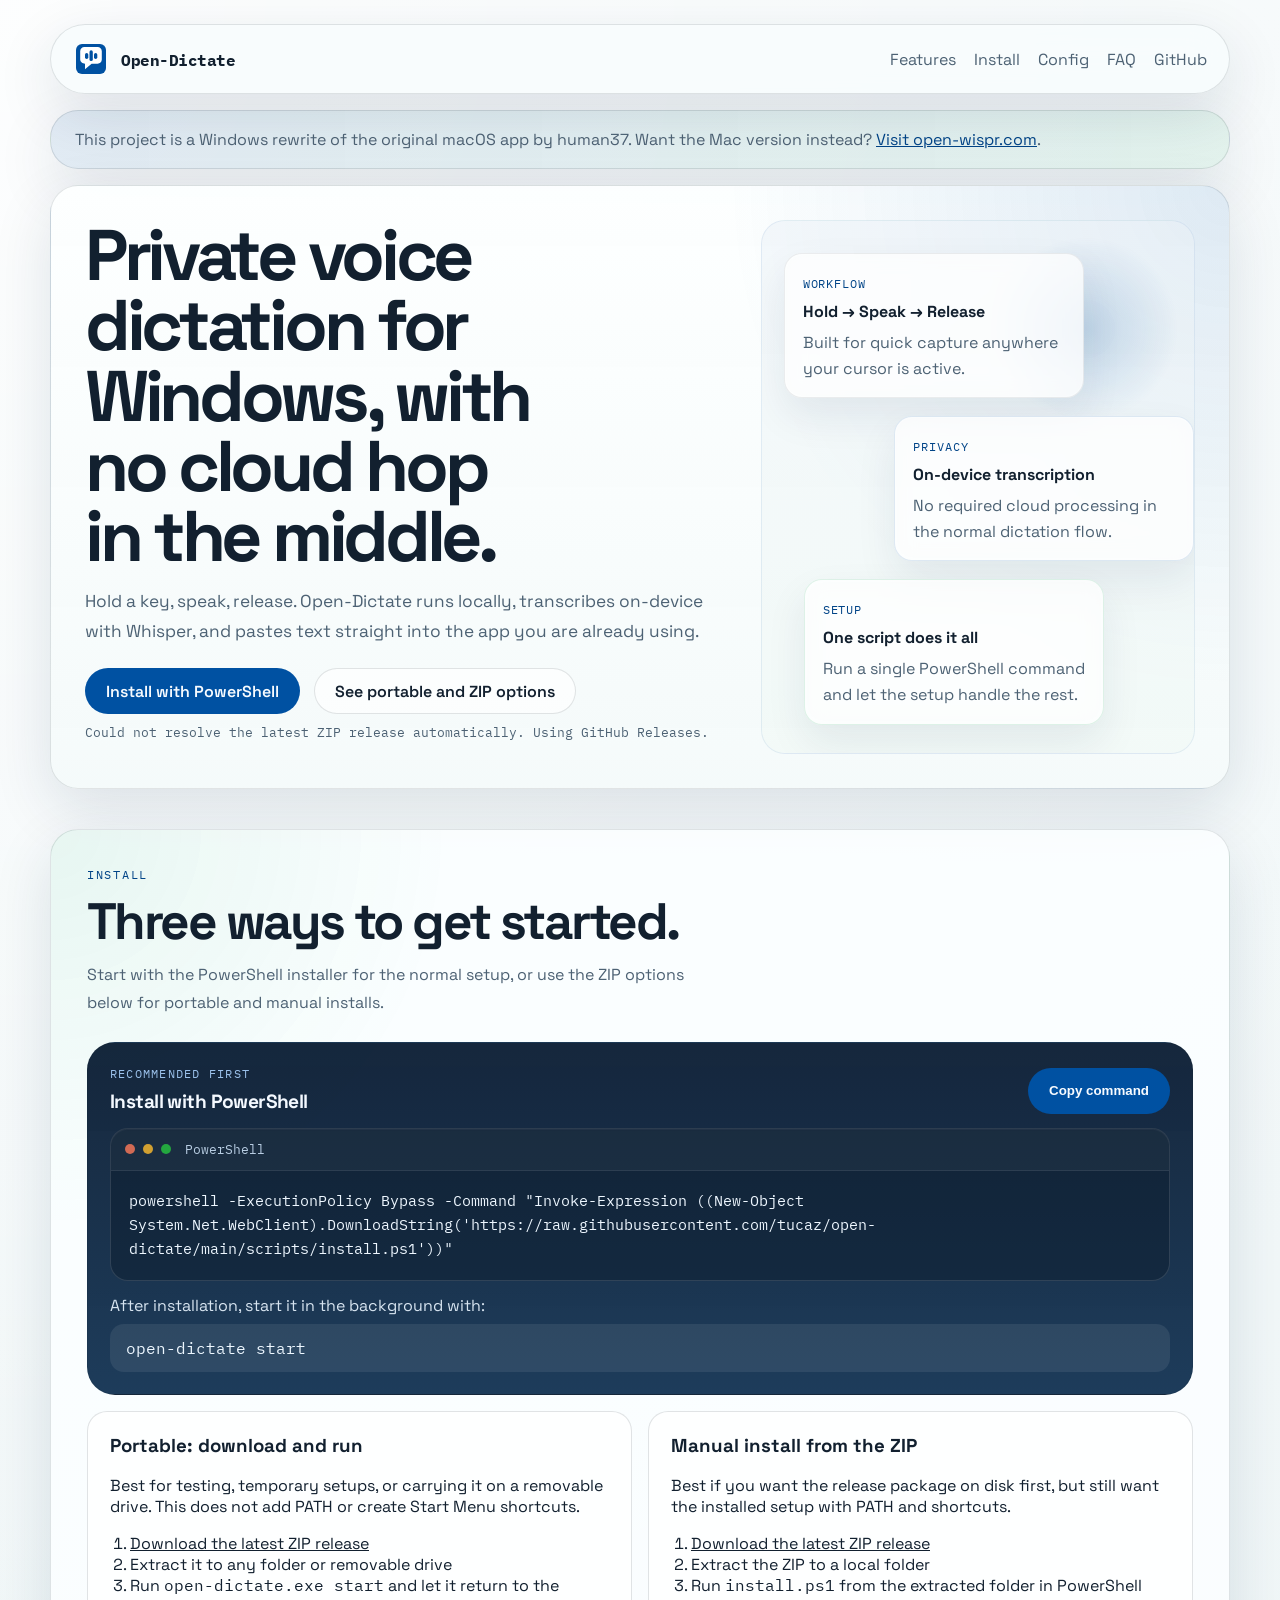
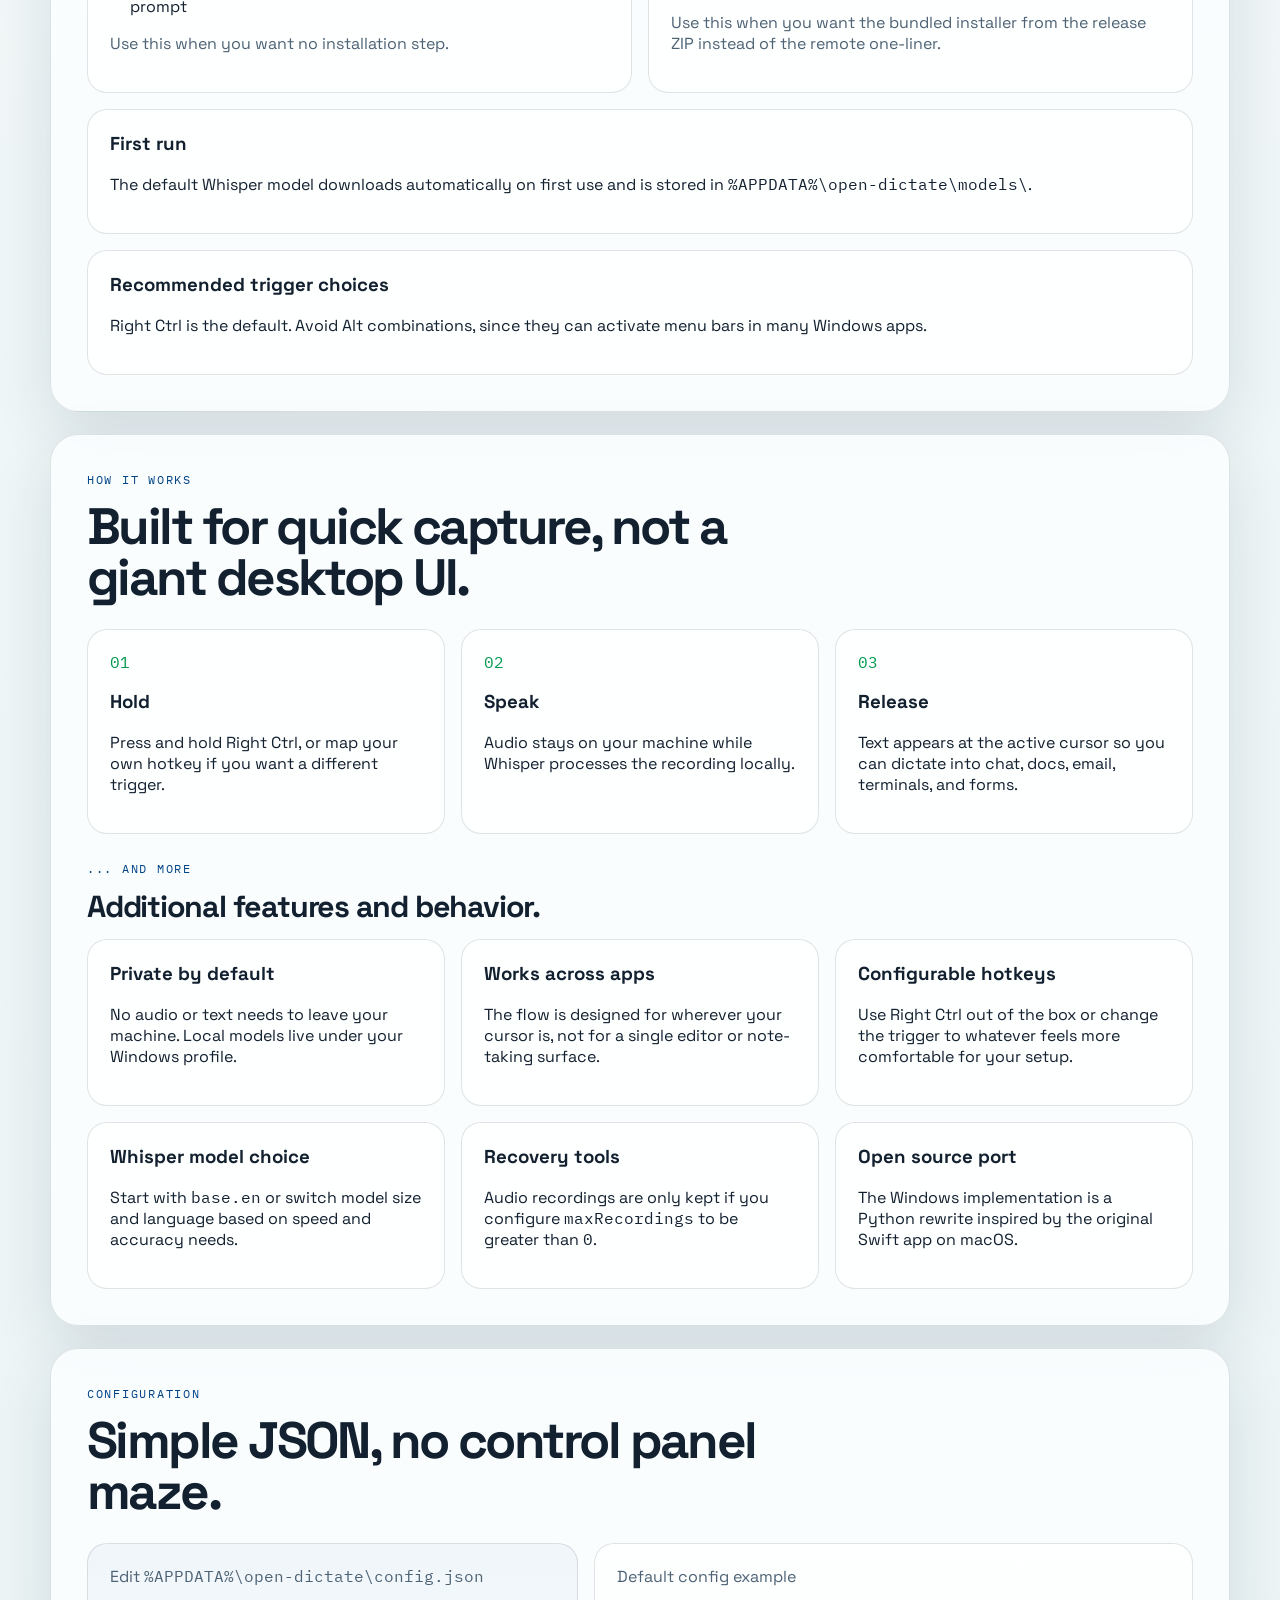
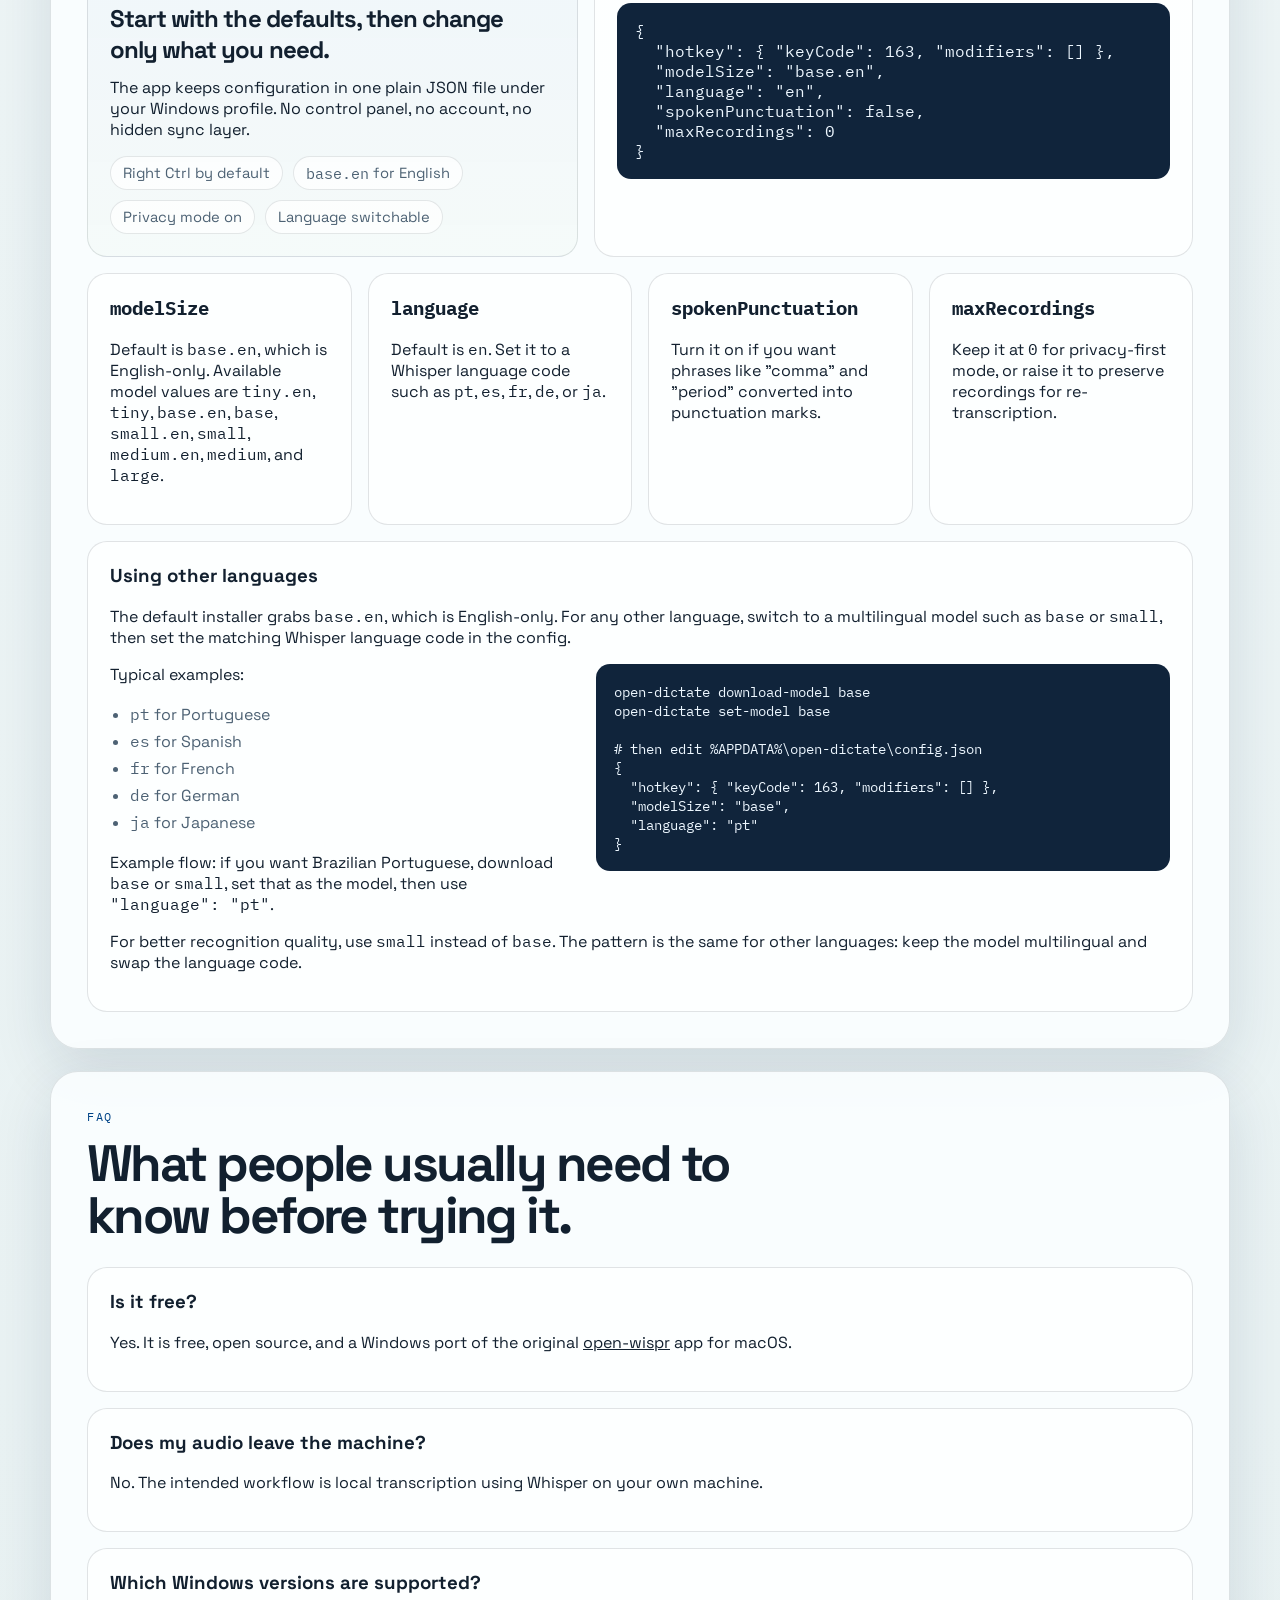
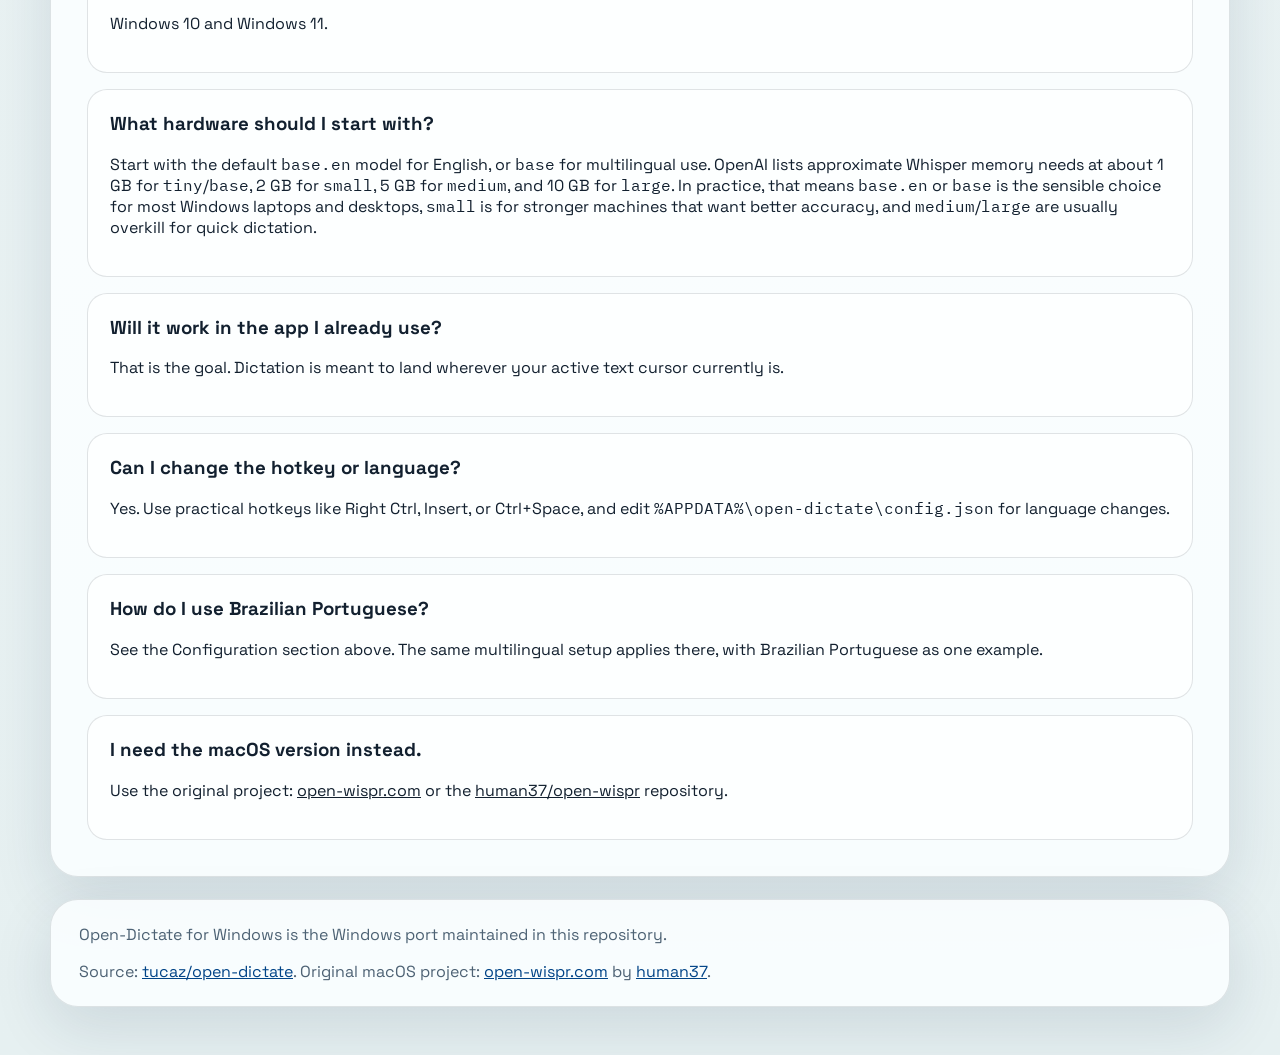
<file: docs/index.html>
<!DOCTYPE html>
<html lang="en">
<head>
  <meta charset="UTF-8">
  <meta name="viewport" content="width=device-width, initial-scale=1.0">
  <title>Open-Dictate for Windows | Free Local Voice Dictation</title>
  <meta
    name="description"
    content="Local, private voice dictation for Windows. Hold a key, speak, release, and your words appear at the cursor."
  >
  <meta property="og:title" content="Open-Dictate for Windows">
  <meta
    property="og:description"
    content="Free, local voice dictation for Windows. Hold a key, speak, release, and your words appear at the cursor."
  >
  <meta property="og:type" content="website">
  <meta property="og:image" content="https://open-dictate.com/logo.png">
  <meta name="twitter:card" content="summary">
  <meta name="twitter:title" content="Open-Dictate for Windows">
  <meta
    name="twitter:description"
    content="Free, local voice dictation for Windows. Hold a key, speak, release, and your words appear at the cursor."
  >
  <link rel="icon" href="favicon.ico" sizes="any">
  <link rel="icon" type="image/svg+xml" href="logo.svg">
  <link rel="apple-touch-icon" href="logo.png">
  <link rel="preconnect" href="https://fonts.googleapis.com">
  <link rel="preconnect" href="https://fonts.gstatic.com" crossorigin>
  <link
    href="https://fonts.googleapis.com/css2?family=IBM+Plex+Mono:wght@400;500&family=Space+Grotesk:wght@400;500;700&display=swap"
    rel="stylesheet"
  >
  <link rel="stylesheet" href="styles.css">
</head>
<body>
  <div class="page-shell">
    <header class="site-header">
      <a class="brand" href="#top">
        <img class="brand-mark" src="logo.svg" alt="Open-Dictate logo">
        <span class="brand-text">Open-Dictate</span>
      </a>
      <nav class="site-nav" aria-label="Primary">
        <a href="#features">Features</a>
        <a href="#install">Install</a>
        <a href="#config">Config</a>
        <a href="#faq">FAQ</a>
        <a href="https://github.com/tucaz/open-dictate" target="_blank" rel="noreferrer">GitHub</a>
      </nav>
    </header>

    <main id="top">
      <section class="signal-strip" aria-label="Why it exists">
        <p>
          This project is a Windows rewrite of the original macOS app by human37.
          Want the Mac version instead?
          <a href="https://open-wispr.com/" target="_blank" rel="noreferrer">Visit open-wispr.com</a>.
        </p>
      </section>

      <section class="hero">
        <div class="hero-copy">
          <div class="hero-body">
            <div class="hero-main">
              <h1>Private voice dictation for Windows, with no cloud hop in the middle.</h1>
              <p class="hero-text">
                Hold a key, speak, release. Open-Dictate runs locally, transcribes on-device with Whisper,
                and pastes text straight into the app you are already using.
              </p>

              <div class="cta-row">
                <a
                  class="button button-primary"
                  href="#install"
                >
                  Install with PowerShell
                </a>
                <a class="button button-secondary" href="#install">See portable and ZIP options</a>
              </div>

              <p class="release-note" id="release-note">
                Latest ZIP release link loads automatically for portable and manual install. Fallback: GitHub Releases.
              </p>
            </div>

            <aside class="hero-visual" aria-label="Workflow preview">
              <div class="visual-orb"></div>
              <div class="visual-card visual-card-top">
                <span class="visual-label">Workflow</span>
                <strong>Hold → Speak → Release</strong>
                <p>Built for quick capture anywhere your cursor is active.</p>
              </div>
              <div class="visual-card visual-card-mid">
                <span class="visual-label">Privacy</span>
                <strong>On-device transcription</strong>
                <p>No required cloud processing in the normal dictation flow.</p>
              </div>
              <div class="visual-card visual-card-bottom">
                <span class="visual-label">Setup</span>
                <strong>One script does it all</strong>
                <p>Run a single PowerShell command and let the setup handle the rest.</p>
              </div>
            </aside>
          </div>

        </div>

      </section>

      <section class="section section-accent" id="install">
        <div class="section-heading">
          <p class="eyebrow">Install</p>
          <h2>Three ways to get started.</h2>
          <p class="section-intro">
            Start with the PowerShell installer for the normal setup, or use the ZIP options below for portable and manual installs.
          </p>
        </div>

        <div class="install-options">
          <aside class="hero-panel install-panel" id="quick-install" aria-label="Quick install">
            <div class="panel-top">
              <div>
                <p class="panel-kicker">Recommended first</p>
                <p class="panel-title">Install with PowerShell</p>
              </div>
              <button class="copy-button" id="copy-install" type="button">Copy command</button>
            </div>

            <div class="terminal-card">
              <div class="terminal-bar">
                <span></span>
                <span></span>
                <span></span>
                <p>PowerShell</p>
              </div>
              <pre class="install-command"><code id="install-command">powershell -ExecutionPolicy Bypass -Command "Invoke-Expression ((New-Object System.Net.WebClient).DownloadString('https://raw.githubusercontent.com/tucaz/open-dictate/main/scripts/install.ps1'))"</code></pre>
            </div>

            <p class="panel-run-label">After installation, start it in the background with:</p>
            <pre class="install-run install-run-hero"><code>open-dictate start</code></pre>
          </aside>

          <div class="install-grid">
            <article class="install-card">
              <h3>Portable: download and run</h3>
              <p>Best for testing, temporary setups, or carrying it on a removable drive. This does not add PATH or create Start Menu shortcuts.</p>
              <ol>
                <li><a class="zip-release-link" href="https://github.com/tucaz/open-dictate/releases" target="_blank" rel="noreferrer">Download the latest ZIP release</a></li>
                <li>Extract it to any folder or removable drive</li>
                <li>Run <code>open-dictate.exe start</code> and let it return to the prompt</li>
              </ol>
              <p class="install-foot">Use this when you want no installation step.</p>
            </article>

            <article class="install-card">
              <h3>Manual install from the ZIP</h3>
              <p>Best if you want the release package on disk first, but still want the installed setup with PATH and shortcuts.</p>
              <ol>
                <li><a class="zip-release-link" href="https://github.com/tucaz/open-dictate/releases" target="_blank" rel="noreferrer">Download the latest ZIP release</a></li>
                <li>Extract the ZIP to a local folder</li>
                <li>Run <code>install.ps1</code> from the extracted folder in PowerShell</li>
              </ol>
              <p class="install-foot">Use this when you want the bundled installer from the release ZIP instead of the remote one-liner.</p>
            </article>
          </div>
        </div>

        <div class="detail-grid">
          <article class="detail-card">
            <h3>First run</h3>
            <p>
              The default Whisper model downloads automatically on first use and is stored in
              <code>%APPDATA%\open-dictate\models\</code>.
            </p>
          </article>
          <article class="detail-card">
            <h3>Recommended trigger choices</h3>
            <p>
              Right Ctrl is the default. Avoid Alt combinations, since they can activate menu bars in many Windows apps.
            </p>
          </article>
        </div>
      </section>

      <section class="section" id="features">
        <div class="section-heading">
          <p class="eyebrow">How it works</p>
          <h2>Built for quick capture, not a giant desktop UI.</h2>
        </div>

        <div class="steps-grid">
          <article class="step-card">
            <span class="step-index">01</span>
            <h3>Hold</h3>
            <p>Press and hold Right Ctrl, or map your own hotkey if you want a different trigger.</p>
          </article>
          <article class="step-card">
            <span class="step-index">02</span>
            <h3>Speak</h3>
            <p>Audio stays on your machine while Whisper processes the recording locally.</p>
          </article>
          <article class="step-card">
            <span class="step-index">03</span>
            <h3>Release</h3>
            <p>Text appears at the active cursor so you can dictate into chat, docs, email, terminals, and forms.</p>
          </article>
        </div>

        <div class="subsection-heading">
          <p class="eyebrow">... and more</p>
          <h3>Additional features and behavior.</h3>
        </div>

        <div class="feature-grid">
          <article class="feature-card">
            <h3>Private by default</h3>
            <p>No audio or text needs to leave your machine. Local models live under your Windows profile.</p>
          </article>
          <article class="feature-card">
            <h3>Works across apps</h3>
            <p>The flow is designed for wherever your cursor is, not for a single editor or note-taking surface.</p>
          </article>
          <article class="feature-card">
            <h3>Configurable hotkeys</h3>
            <p>Use Right Ctrl out of the box or change the trigger to whatever feels more comfortable for your setup.</p>
          </article>
          <article class="feature-card">
            <h3>Whisper model choice</h3>
            <p>Start with <code>base.en</code> or switch model size and language based on speed and accuracy needs.</p>
          </article>
          <article class="feature-card">
            <h3>Recovery tools</h3>
            <p>Audio recordings are only kept if you configure <code>maxRecordings</code> to be greater than <code>0</code>.</p>
          </article>
          <article class="feature-card">
            <h3>Open source port</h3>
            <p>The Windows implementation is a Python rewrite inspired by the original Swift app on macOS.</p>
          </article>
        </div>
      </section>

      <section class="section" id="config">
        <div class="section-heading">
          <p class="eyebrow">Configuration</p>
          <h2>Simple JSON, no control panel maze.</h2>
        </div>

        <div class="config-overview">
          <article class="config-summary">
            <p class="config-path">Edit <code>%APPDATA%\open-dictate\config.json</code></p>
            <h3>Start with the defaults, then change only what you need.</h3>
            <p>
              The app keeps configuration in one plain JSON file under your Windows profile. No control panel,
              no account, no hidden sync layer.
            </p>
            <div class="config-highlights">
              <span>Right Ctrl by default</span>
              <span><code>base.en</code>&nbsp;for English</span>
              <span>Privacy mode on</span>
              <span>Language switchable</span>
            </div>
          </article>

          <article class="config-card">
            <p class="config-path">Default config example</p>
            <pre class="config-code"><code>{
  "hotkey": { "keyCode": 163, "modifiers": [] },
  "modelSize": "base.en",
  "language": "en",
  "spokenPunctuation": false,
  "maxRecordings": 0
}</code></pre>
          </article>
        </div>

        <div class="config-points">
          <article class="detail-card">
            <h3><code>modelSize</code></h3>
            <p>Default is <code>base.en</code>, which is English-only. Available model values are <code>tiny.en</code>, <code>tiny</code>, <code>base.en</code>, <code>base</code>, <code>small.en</code>, <code>small</code>, <code>medium.en</code>, <code>medium</code>, and <code>large</code>.</p>
          </article>
          <article class="detail-card">
            <h3><code>language</code></h3>
            <p>Default is <code>en</code>. Set it to a Whisper language code such as <code>pt</code>, <code>es</code>, <code>fr</code>, <code>de</code>, or <code>ja</code>.</p>
          </article>
          <article class="detail-card">
            <h3><code>spokenPunctuation</code></h3>
            <p>Turn it on if you want phrases like "comma" and "period" converted into punctuation marks.</p>
          </article>
          <article class="detail-card">
            <h3><code>maxRecordings</code></h3>
            <p>Keep it at <code>0</code> for privacy-first mode, or raise it to preserve recordings for re-transcription.</p>
          </article>
        </div>

        <article class="detail-card language-guide">
          <h3>Using other languages</h3>
          <p>
            The default installer grabs <code>base.en</code>, which is English-only. For any other language,
            switch to a multilingual model such as <code>base</code> or <code>small</code>, then set the matching
            Whisper language code in the config.
          </p>
          <div class="language-guide-grid">
            <div class="language-guide-copy">
              <p>Typical examples:</p>
              <ul class="language-list">
                <li><code>pt</code> for Portuguese</li>
                <li><code>es</code> for Spanish</li>
                <li><code>fr</code> for French</li>
                <li><code>de</code> for German</li>
                <li><code>ja</code> for Japanese</li>
              </ul>
              <p>
                Example flow: if you want Brazilian Portuguese, download <code>base</code> or <code>small</code>,
                set that as the model, then use <code>"language": "pt"</code>.
              </p>
            </div>
            <pre class="config-code config-code-compact"><code>open-dictate download-model base
open-dictate set-model base

# then edit %APPDATA%\open-dictate\config.json
{
  "hotkey": { "keyCode": 163, "modifiers": [] },
  "modelSize": "base",
  "language": "pt"
}</code></pre>
          </div>
          <p>
            For better recognition quality, use <code>small</code> instead of <code>base</code>. The pattern is the same for other languages:
            keep the model multilingual and swap the language code.
          </p>
        </article>
      </section>

      <section class="section" id="faq">
        <div class="section-heading">
          <p class="eyebrow">FAQ</p>
          <h2>What people usually need to know before trying it.</h2>
        </div>

        <div class="faq-list">
          <article class="faq-item">
            <h3>Is it free?</h3>
            <p>Yes. It is free, open source, and a Windows port of the original <a href="https://open-wispr.com/" target="_blank" rel="noreferrer">open-wispr</a> app for macOS.</p>
          </article>
          <article class="faq-item">
            <h3>Does my audio leave the machine?</h3>
            <p>No. The intended workflow is local transcription using Whisper on your own machine.</p>
          </article>
          <article class="faq-item">
            <h3>Which Windows versions are supported?</h3>
            <p>Windows 10 and Windows 11.</p>
          </article>
          <article class="faq-item">
            <h3>What hardware should I start with?</h3>
            <p>
              Start with the default <code>base.en</code> model for English, or <code>base</code> for multilingual use.
              OpenAI lists approximate Whisper memory needs at about 1 GB for <code>tiny</code>/<code>base</code>,
              2 GB for <code>small</code>, 5 GB for <code>medium</code>, and 10 GB for <code>large</code>.
              In practice, that means <code>base.en</code> or <code>base</code> is the sensible choice for most Windows laptops and desktops,
              <code>small</code> is for stronger machines that want better accuracy, and <code>medium</code>/<code>large</code> are usually overkill for quick dictation.
            </p>
          </article>
          <article class="faq-item">
            <h3>Will it work in the app I already use?</h3>
            <p>That is the goal. Dictation is meant to land wherever your active text cursor currently is.</p>
          </article>
          <article class="faq-item">
            <h3>Can I change the hotkey or language?</h3>
            <p>Yes. Use practical hotkeys like Right Ctrl, Insert, or Ctrl+Space, and edit <code>%APPDATA%\open-dictate\config.json</code> for language changes.</p>
          </article>
          <article class="faq-item">
            <h3>How do I use Brazilian Portuguese?</h3>
            <p>See the Configuration section above. The same multilingual setup applies there, with Brazilian Portuguese as one example.</p>
          </article>
          <article class="faq-item">
            <h3>I need the macOS version instead.</h3>
            <p>
              Use the original project:
              <a href="https://open-wispr.com/" target="_blank" rel="noreferrer">open-wispr.com</a>
              or the
              <a href="https://github.com/human37/open-wispr" target="_blank" rel="noreferrer">human37/open-wispr</a>
              repository.
            </p>
          </article>
        </div>
      </section>
    </main>

    <footer class="site-footer">
      <p>Open-Dictate for Windows is the Windows port maintained in this repository.</p>
      <p>
        Source:
        <a href="https://github.com/tucaz/open-dictate" target="_blank" rel="noreferrer">tucaz/open-dictate</a>.
        Original macOS project:
        <a href="https://open-wispr.com/" target="_blank" rel="noreferrer">open-wispr.com</a>
        by
        <a href="https://github.com/human37" target="_blank" rel="noreferrer">human37</a>.
      </p>
    </footer>
  </div>

  <script src="script.js"></script>
  <!-- 100% privacy-first analytics -->
  <script data-collect-dnt="true" async src="https://scripts.simpleanalyticscdn.com/latest.js"></script>
</body>
</html>
</file>
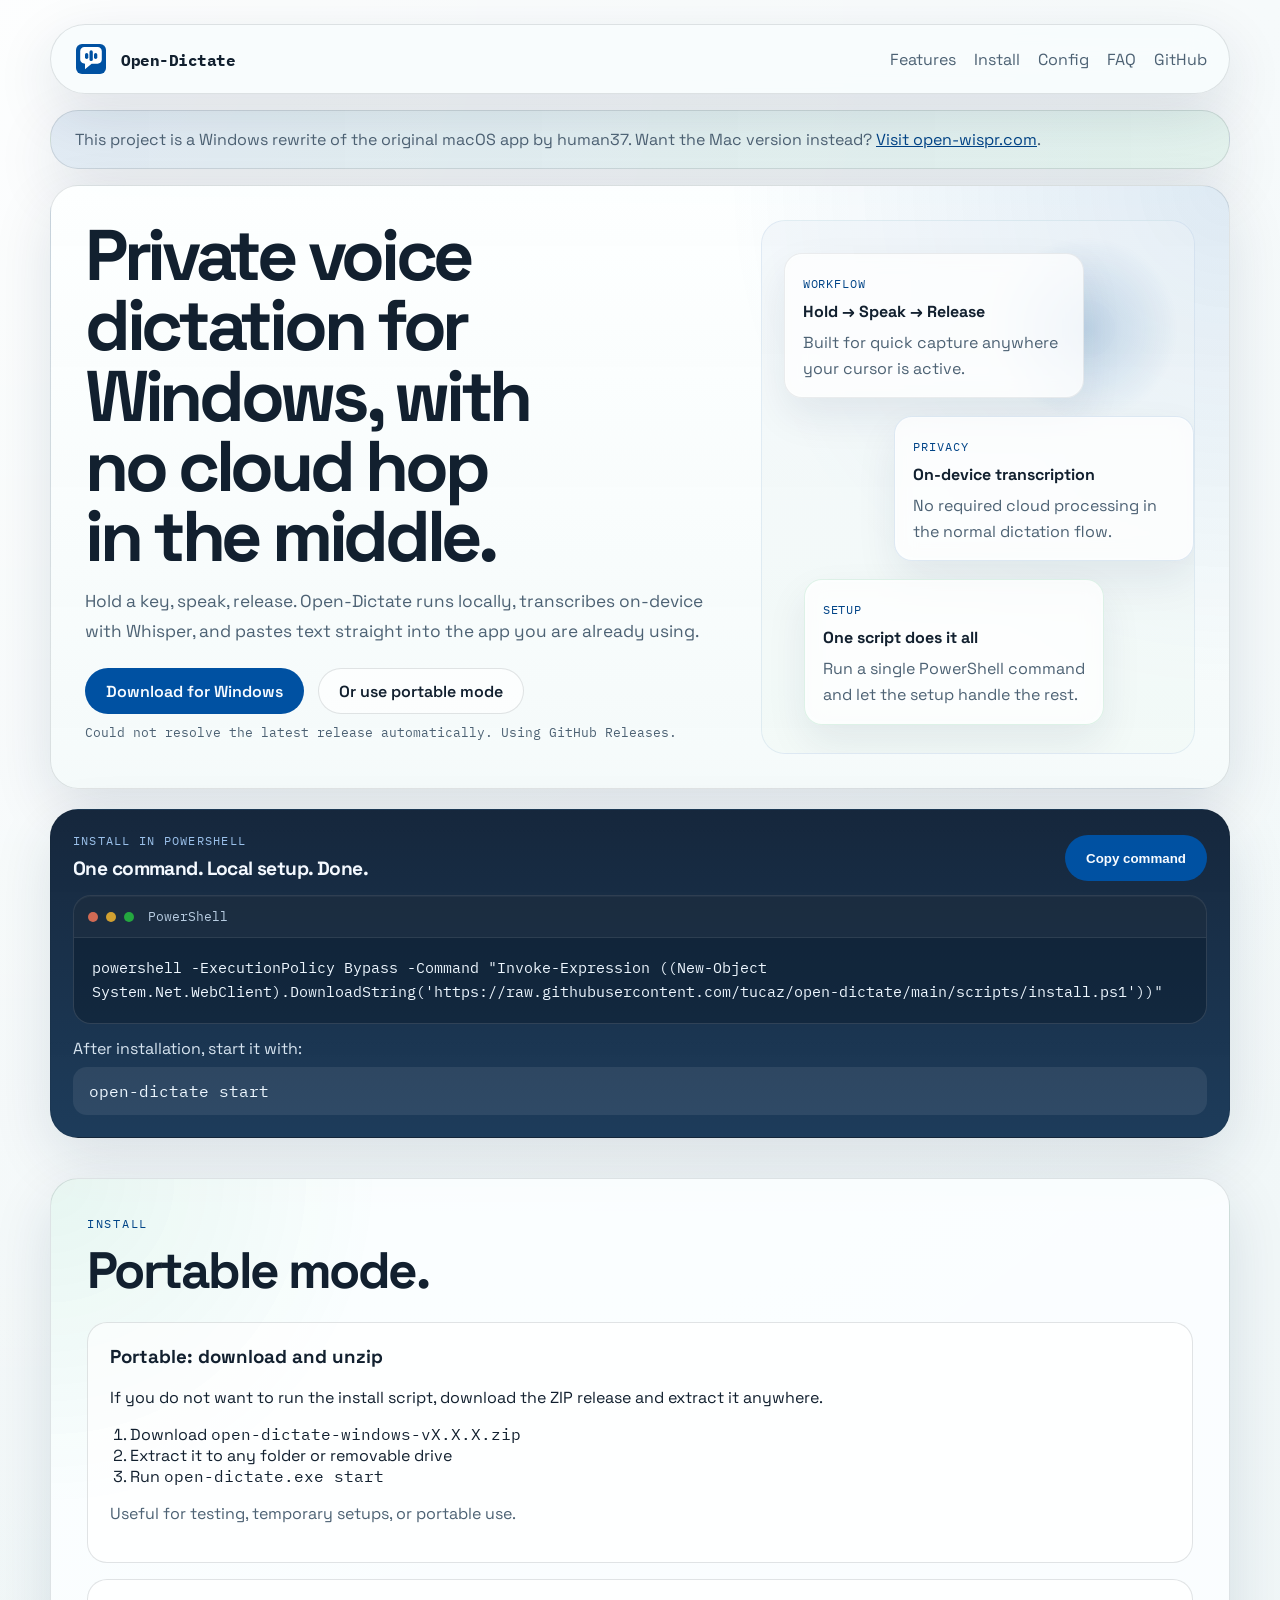
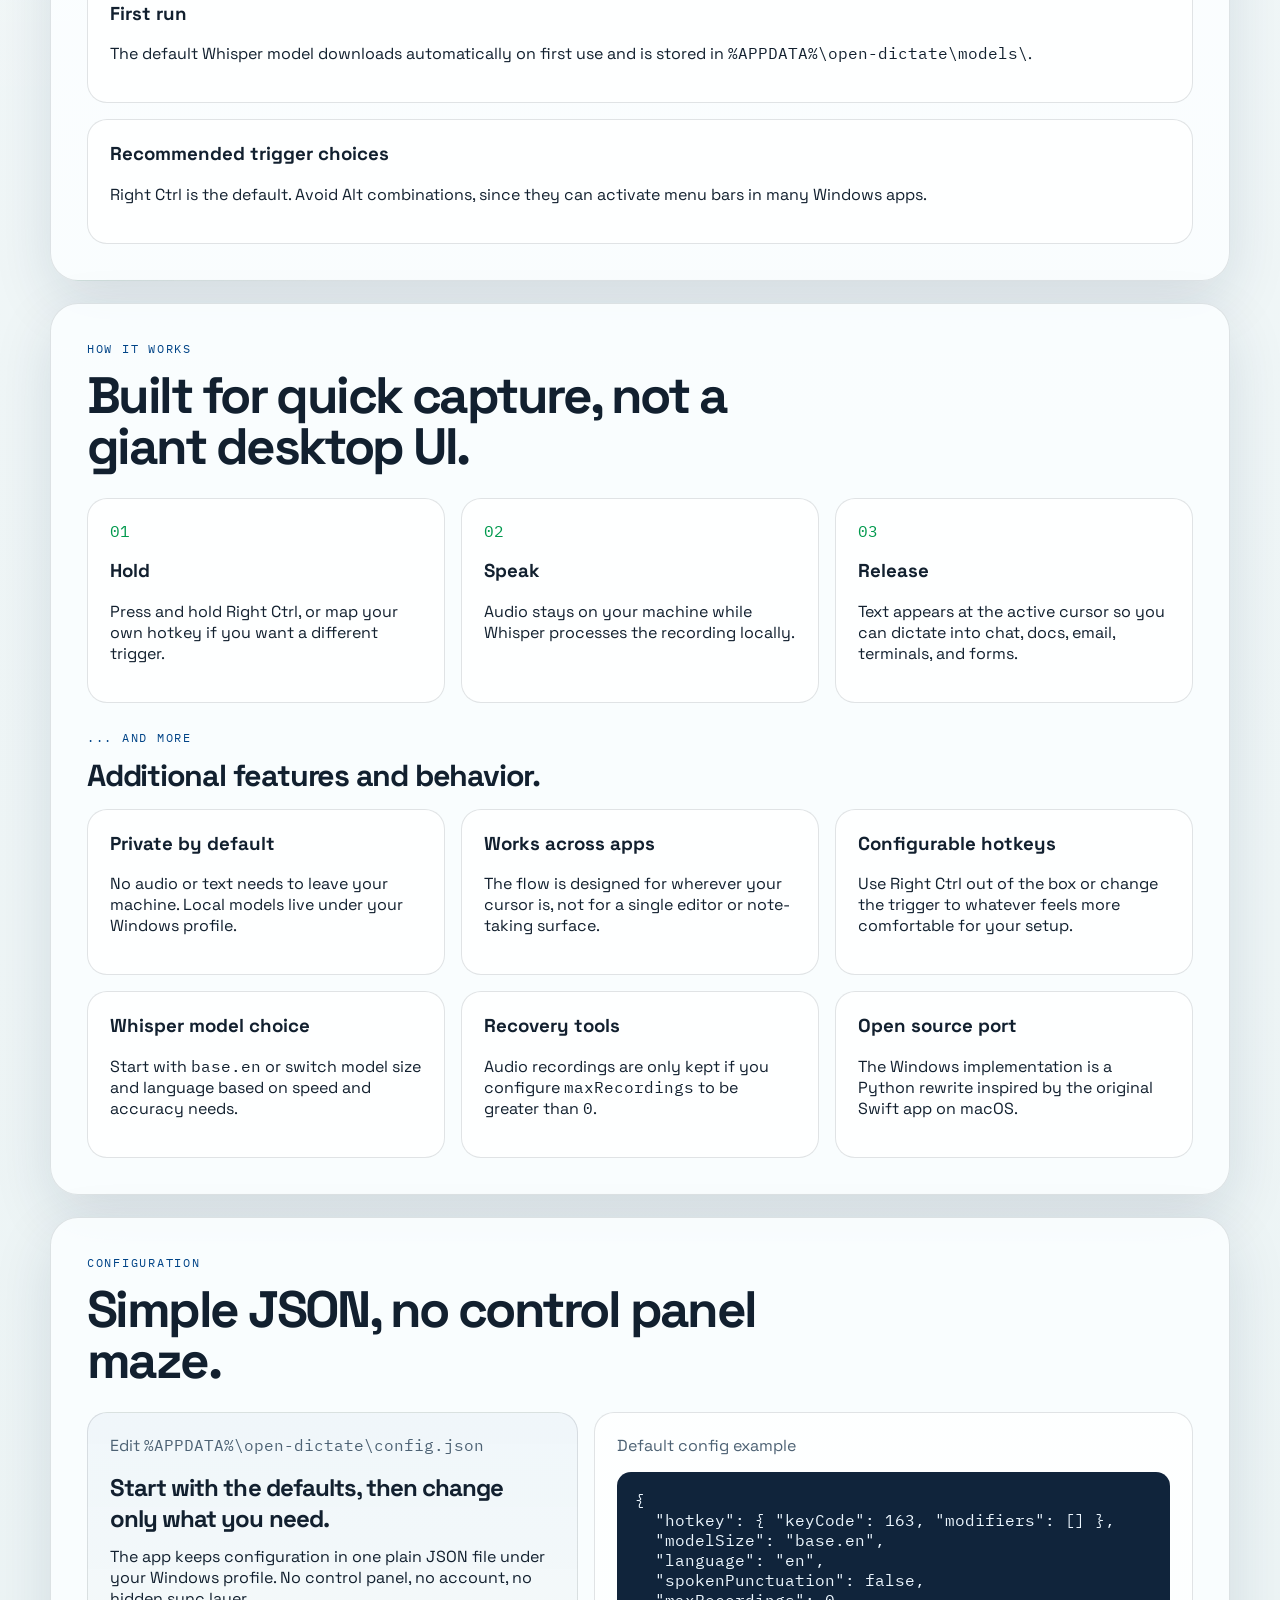
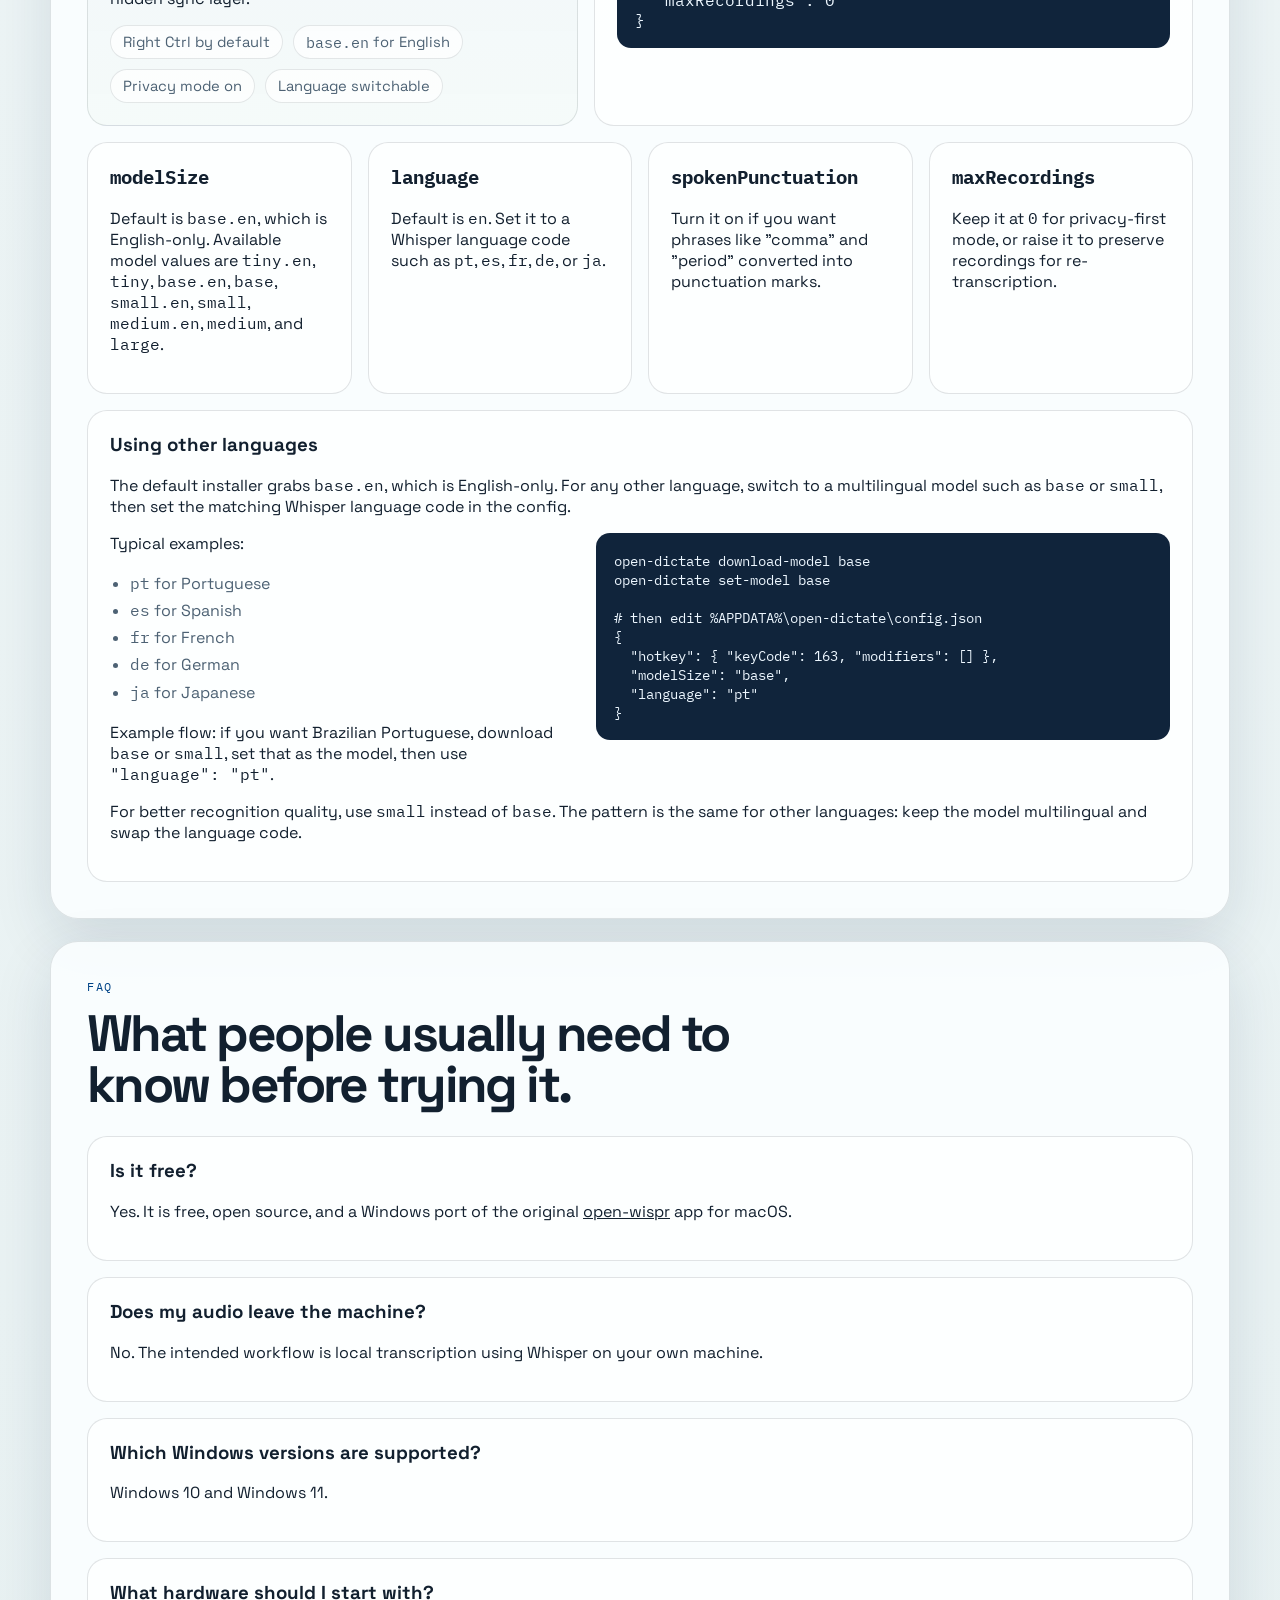
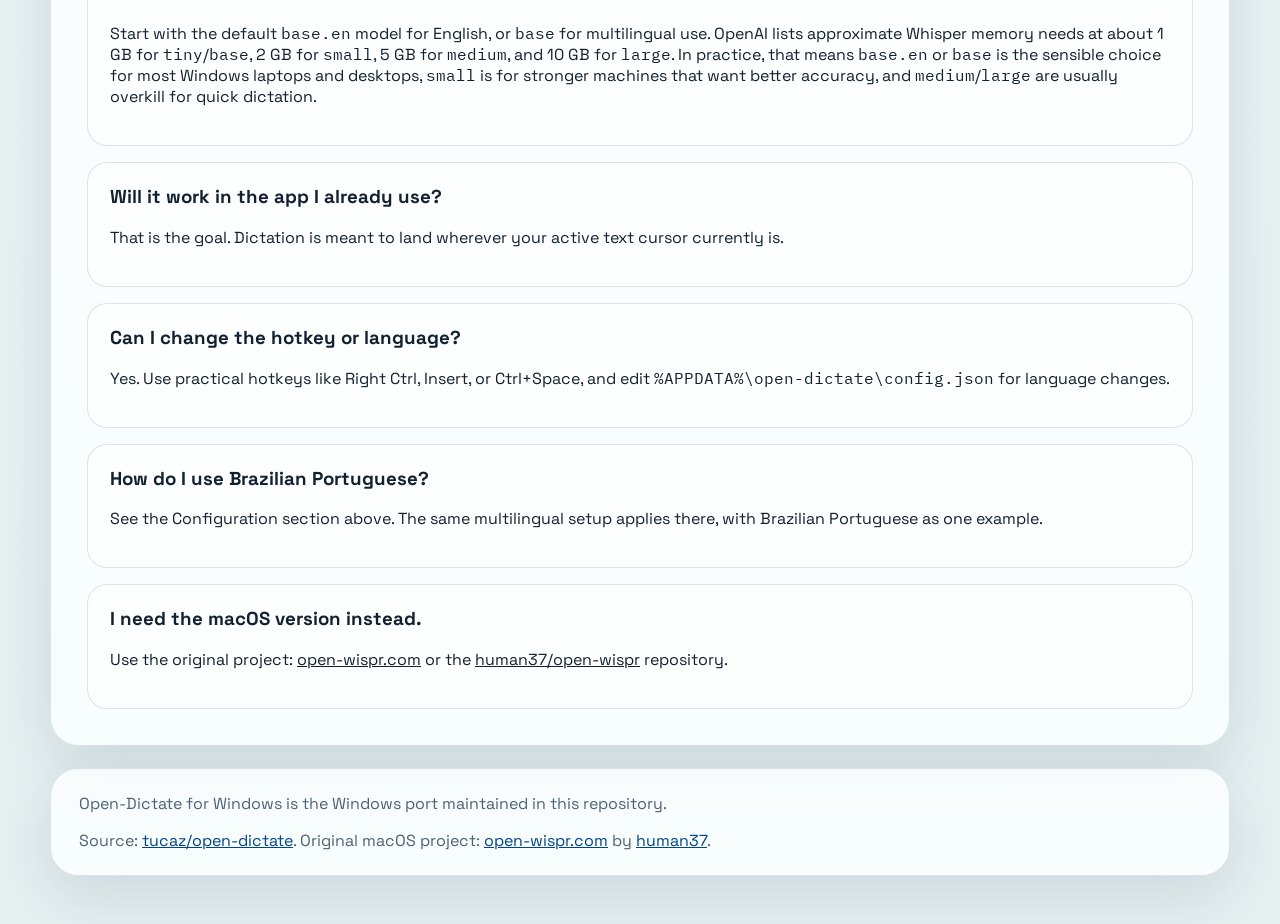
<file: website/index.html>
<!DOCTYPE html>
<html lang="en">
<head>
  <meta charset="UTF-8">
  <meta name="viewport" content="width=device-width, initial-scale=1.0">
  <title>Open-Dictate for Windows | Free Local Voice Dictation</title>
  <meta
    name="description"
    content="Local, private voice dictation for Windows. Hold a key, speak, release, and your words appear at the cursor."
  >
  <meta property="og:title" content="Open-Dictate for Windows">
  <meta
    property="og:description"
    content="Free, local voice dictation for Windows. Hold a key, speak, release, and your words appear at the cursor."
  >
  <meta property="og:type" content="website">
  <meta property="og:image" content="https://open-dictate.com/logo.png">
  <meta name="twitter:card" content="summary">
  <meta name="twitter:title" content="Open-Dictate for Windows">
  <meta
    name="twitter:description"
    content="Free, local voice dictation for Windows. Hold a key, speak, release, and your words appear at the cursor."
  >
  <link rel="icon" href="favicon.ico" sizes="any">
  <link rel="icon" type="image/svg+xml" href="logo.svg">
  <link rel="apple-touch-icon" href="logo.png">
  <link rel="preconnect" href="https://fonts.googleapis.com">
  <link rel="preconnect" href="https://fonts.gstatic.com" crossorigin>
  <link
    href="https://fonts.googleapis.com/css2?family=IBM+Plex+Mono:wght@400;500&family=Space+Grotesk:wght@400;500;700&display=swap"
    rel="stylesheet"
  >
  <link rel="stylesheet" href="styles.css">
</head>
<body>
  <div class="page-shell">
    <header class="site-header">
      <a class="brand" href="#top">
        <img class="brand-mark" src="logo.svg" alt="Open-Dictate logo">
        <span class="brand-text">Open-Dictate</span>
      </a>
      <nav class="site-nav" aria-label="Primary">
        <a href="#features">Features</a>
        <a href="#install">Install</a>
        <a href="#config">Config</a>
        <a href="#faq">FAQ</a>
        <a href="https://github.com/tucaz/open-dictate" target="_blank" rel="noreferrer">GitHub</a>
      </nav>
    </header>

    <main id="top">
      <section class="signal-strip" aria-label="Why it exists">
        <p>
          This project is a Windows rewrite of the original macOS app by human37.
          Want the Mac version instead?
          <a href="https://open-wispr.com/" target="_blank" rel="noreferrer">Visit open-wispr.com</a>.
        </p>
      </section>

      <section class="hero">
        <div class="hero-copy">
          <div class="hero-body">
            <div class="hero-main">
              <h1>Private voice dictation for Windows, with no cloud hop in the middle.</h1>
              <p class="hero-text">
                Hold a key, speak, release. Open-Dictate runs locally, transcribes on-device with Whisper,
                and pastes text straight into the app you are already using.
              </p>

              <div class="cta-row">
                <a
                  class="button button-primary"
                  id="download-link"
                  href="https://github.com/tucaz/open-dictate/releases"
                  target="_blank"
                  rel="noreferrer"
                >
                  Download for Windows
                </a>
                <a class="button button-secondary" href="#install">Or use portable mode</a>
              </div>

              <p class="release-note" id="release-note">
                Latest release link loads automatically. Fallback: GitHub Releases.
              </p>
            </div>

            <aside class="hero-visual" aria-label="Workflow preview">
              <div class="visual-orb"></div>
              <div class="visual-card visual-card-top">
                <span class="visual-label">Workflow</span>
                <strong>Hold → Speak → Release</strong>
                <p>Built for quick capture anywhere your cursor is active.</p>
              </div>
              <div class="visual-card visual-card-mid">
                <span class="visual-label">Privacy</span>
                <strong>On-device transcription</strong>
                <p>No required cloud processing in the normal dictation flow.</p>
              </div>
              <div class="visual-card visual-card-bottom">
                <span class="visual-label">Setup</span>
                <strong>One script does it all</strong>
                <p>Run a single PowerShell command and let the setup handle the rest.</p>
              </div>
            </aside>
          </div>

        </div>

        <aside class="hero-panel" id="quick-install" aria-label="Quick install">
          <div class="panel-top">
            <div>
              <p class="panel-kicker">Install in PowerShell</p>
              <p class="panel-title">One command. Local setup. Done.</p>
            </div>
            <button class="copy-button" id="copy-install" type="button">Copy command</button>
          </div>

          <div class="terminal-card">
            <div class="terminal-bar">
              <span></span>
              <span></span>
              <span></span>
              <p>PowerShell</p>
            </div>
            <pre class="install-command"><code id="install-command">powershell -ExecutionPolicy Bypass -Command "Invoke-Expression ((New-Object System.Net.WebClient).DownloadString('https://raw.githubusercontent.com/tucaz/open-dictate/main/scripts/install.ps1'))"</code></pre>
          </div>

          <p class="panel-run-label">After installation, start it with:</p>
          <pre class="install-run install-run-hero"><code>open-dictate start</code></pre>
        </aside>
      </section>

      <section class="section section-accent" id="install">
        <div class="section-heading">
          <p class="eyebrow">Install</p>
          <h2>Portable mode.</h2>
        </div>

        <div class="install-grid">
          <article class="install-card">
            <h3>Portable: download and unzip</h3>
            <p>If you do not want to run the install script, download the ZIP release and extract it anywhere.</p>
            <ol>
              <li>Download <code>open-dictate-windows-vX.X.X.zip</code></li>
              <li>Extract it to any folder or removable drive</li>
              <li>Run <code>open-dictate.exe start</code></li>
            </ol>
            <p class="install-foot">Useful for testing, temporary setups, or portable use.</p>
          </article>
        </div>

        <div class="detail-grid">
          <article class="detail-card">
            <h3>First run</h3>
            <p>
              The default Whisper model downloads automatically on first use and is stored in
              <code>%APPDATA%\open-dictate\models\</code>.
            </p>
          </article>
          <article class="detail-card">
            <h3>Recommended trigger choices</h3>
            <p>
              Right Ctrl is the default. Avoid Alt combinations, since they can activate menu bars in many Windows apps.
            </p>
          </article>
        </div>
      </section>

      <section class="section" id="features">
        <div class="section-heading">
          <p class="eyebrow">How it works</p>
          <h2>Built for quick capture, not a giant desktop UI.</h2>
        </div>

        <div class="steps-grid">
          <article class="step-card">
            <span class="step-index">01</span>
            <h3>Hold</h3>
            <p>Press and hold Right Ctrl, or map your own hotkey if you want a different trigger.</p>
          </article>
          <article class="step-card">
            <span class="step-index">02</span>
            <h3>Speak</h3>
            <p>Audio stays on your machine while Whisper processes the recording locally.</p>
          </article>
          <article class="step-card">
            <span class="step-index">03</span>
            <h3>Release</h3>
            <p>Text appears at the active cursor so you can dictate into chat, docs, email, terminals, and forms.</p>
          </article>
        </div>

        <div class="subsection-heading">
          <p class="eyebrow">... and more</p>
          <h3>Additional features and behavior.</h3>
        </div>

        <div class="feature-grid">
          <article class="feature-card">
            <h3>Private by default</h3>
            <p>No audio or text needs to leave your machine. Local models live under your Windows profile.</p>
          </article>
          <article class="feature-card">
            <h3>Works across apps</h3>
            <p>The flow is designed for wherever your cursor is, not for a single editor or note-taking surface.</p>
          </article>
          <article class="feature-card">
            <h3>Configurable hotkeys</h3>
            <p>Use Right Ctrl out of the box or change the trigger to whatever feels more comfortable for your setup.</p>
          </article>
          <article class="feature-card">
            <h3>Whisper model choice</h3>
            <p>Start with <code>base.en</code> or switch model size and language based on speed and accuracy needs.</p>
          </article>
          <article class="feature-card">
            <h3>Recovery tools</h3>
            <p>Audio recordings are only kept if you configure <code>maxRecordings</code> to be greater than <code>0</code>.</p>
          </article>
          <article class="feature-card">
            <h3>Open source port</h3>
            <p>The Windows implementation is a Python rewrite inspired by the original Swift app on macOS.</p>
          </article>
        </div>
      </section>

      <section class="section" id="config">
        <div class="section-heading">
          <p class="eyebrow">Configuration</p>
          <h2>Simple JSON, no control panel maze.</h2>
        </div>

        <div class="config-overview">
          <article class="config-summary">
            <p class="config-path">Edit <code>%APPDATA%\open-dictate\config.json</code></p>
            <h3>Start with the defaults, then change only what you need.</h3>
            <p>
              The app keeps configuration in one plain JSON file under your Windows profile. No control panel,
              no account, no hidden sync layer.
            </p>
            <div class="config-highlights">
              <span>Right Ctrl by default</span>
              <span><code>base.en</code>&nbsp;for English</span>
              <span>Privacy mode on</span>
              <span>Language switchable</span>
            </div>
          </article>

          <article class="config-card">
            <p class="config-path">Default config example</p>
            <pre class="config-code"><code>{
  "hotkey": { "keyCode": 163, "modifiers": [] },
  "modelSize": "base.en",
  "language": "en",
  "spokenPunctuation": false,
  "maxRecordings": 0
}</code></pre>
          </article>
        </div>

        <div class="config-points">
          <article class="detail-card">
            <h3><code>modelSize</code></h3>
            <p>Default is <code>base.en</code>, which is English-only. Available model values are <code>tiny.en</code>, <code>tiny</code>, <code>base.en</code>, <code>base</code>, <code>small.en</code>, <code>small</code>, <code>medium.en</code>, <code>medium</code>, and <code>large</code>.</p>
          </article>
          <article class="detail-card">
            <h3><code>language</code></h3>
            <p>Default is <code>en</code>. Set it to a Whisper language code such as <code>pt</code>, <code>es</code>, <code>fr</code>, <code>de</code>, or <code>ja</code>.</p>
          </article>
          <article class="detail-card">
            <h3><code>spokenPunctuation</code></h3>
            <p>Turn it on if you want phrases like "comma" and "period" converted into punctuation marks.</p>
          </article>
          <article class="detail-card">
            <h3><code>maxRecordings</code></h3>
            <p>Keep it at <code>0</code> for privacy-first mode, or raise it to preserve recordings for re-transcription.</p>
          </article>
        </div>

        <article class="detail-card language-guide">
          <h3>Using other languages</h3>
          <p>
            The default installer grabs <code>base.en</code>, which is English-only. For any other language,
            switch to a multilingual model such as <code>base</code> or <code>small</code>, then set the matching
            Whisper language code in the config.
          </p>
          <div class="language-guide-grid">
            <div class="language-guide-copy">
              <p>Typical examples:</p>
              <ul class="language-list">
                <li><code>pt</code> for Portuguese</li>
                <li><code>es</code> for Spanish</li>
                <li><code>fr</code> for French</li>
                <li><code>de</code> for German</li>
                <li><code>ja</code> for Japanese</li>
              </ul>
              <p>
                Example flow: if you want Brazilian Portuguese, download <code>base</code> or <code>small</code>,
                set that as the model, then use <code>"language": "pt"</code>.
              </p>
            </div>
            <pre class="config-code config-code-compact"><code>open-dictate download-model base
open-dictate set-model base

# then edit %APPDATA%\open-dictate\config.json
{
  "hotkey": { "keyCode": 163, "modifiers": [] },
  "modelSize": "base",
  "language": "pt"
}</code></pre>
          </div>
          <p>
            For better recognition quality, use <code>small</code> instead of <code>base</code>. The pattern is the same for other languages:
            keep the model multilingual and swap the language code.
          </p>
        </article>
      </section>

      <section class="section" id="faq">
        <div class="section-heading">
          <p class="eyebrow">FAQ</p>
          <h2>What people usually need to know before trying it.</h2>
        </div>

        <div class="faq-list">
          <article class="faq-item">
            <h3>Is it free?</h3>
            <p>Yes. It is free, open source, and a Windows port of the original <a href="https://open-wispr.com/" target="_blank" rel="noreferrer">open-wispr</a> app for macOS.</p>
          </article>
          <article class="faq-item">
            <h3>Does my audio leave the machine?</h3>
            <p>No. The intended workflow is local transcription using Whisper on your own machine.</p>
          </article>
          <article class="faq-item">
            <h3>Which Windows versions are supported?</h3>
            <p>Windows 10 and Windows 11.</p>
          </article>
          <article class="faq-item">
            <h3>What hardware should I start with?</h3>
            <p>
              Start with the default <code>base.en</code> model for English, or <code>base</code> for multilingual use.
              OpenAI lists approximate Whisper memory needs at about 1 GB for <code>tiny</code>/<code>base</code>,
              2 GB for <code>small</code>, 5 GB for <code>medium</code>, and 10 GB for <code>large</code>.
              In practice, that means <code>base.en</code> or <code>base</code> is the sensible choice for most Windows laptops and desktops,
              <code>small</code> is for stronger machines that want better accuracy, and <code>medium</code>/<code>large</code> are usually overkill for quick dictation.
            </p>
          </article>
          <article class="faq-item">
            <h3>Will it work in the app I already use?</h3>
            <p>That is the goal. Dictation is meant to land wherever your active text cursor currently is.</p>
          </article>
          <article class="faq-item">
            <h3>Can I change the hotkey or language?</h3>
            <p>Yes. Use practical hotkeys like Right Ctrl, Insert, or Ctrl+Space, and edit <code>%APPDATA%\open-dictate\config.json</code> for language changes.</p>
          </article>
          <article class="faq-item">
            <h3>How do I use Brazilian Portuguese?</h3>
            <p>See the Configuration section above. The same multilingual setup applies there, with Brazilian Portuguese as one example.</p>
          </article>
          <article class="faq-item">
            <h3>I need the macOS version instead.</h3>
            <p>
              Use the original project:
              <a href="https://open-wispr.com/" target="_blank" rel="noreferrer">open-wispr.com</a>
              or the
              <a href="https://github.com/human37/open-wispr" target="_blank" rel="noreferrer">human37/open-wispr</a>
              repository.
            </p>
          </article>
        </div>
      </section>
    </main>

    <footer class="site-footer">
      <p>Open-Dictate for Windows is the Windows port maintained in this repository.</p>
      <p>
        Source:
        <a href="https://github.com/tucaz/open-dictate" target="_blank" rel="noreferrer">tucaz/open-dictate</a>.
        Original macOS project:
        <a href="https://open-wispr.com/" target="_blank" rel="noreferrer">open-wispr.com</a>
        by
        <a href="https://github.com/human37" target="_blank" rel="noreferrer">human37</a>.
      </p>
    </footer>
  </div>

  <script src="script.js"></script>
</body>
</html>
</file>
<file: docs/styles.css>
:root {
  --bg: #eff5f5;
  --bg-strong: #dbe9ec;
  --surface: rgba(251, 254, 255, 0.88);
  --surface-strong: #f8fcfd;
  --ink: #12202f;
  --muted: #4d6274;
  --line: rgba(18, 32, 47, 0.12);
  --accent: #0051a2;
  --accent-strong: #004487;
  --accent-soft: rgba(0, 81, 162, 0.1);
  --success: #00994d;
  --success-soft: rgba(0, 153, 77, 0.1);
  --shadow: 0 20px 60px rgba(20, 44, 72, 0.12);
  --radius-lg: 28px;
  --radius-md: 20px;
  --radius-sm: 14px;
}

* {
  box-sizing: border-box;
}

html {
  scroll-behavior: smooth;
}

#features,
#install,
#config,
#faq {
  scroll-margin-top: 112px;
}

body {
  margin: 0;
  font-family: "Space Grotesk", "Segoe UI", sans-serif;
  color: var(--ink);
  background:
    radial-gradient(circle at top left, rgba(255, 255, 255, 0.8), transparent 30%),
    linear-gradient(180deg, #f4f9fa 0%, #e6f0f1 100%);
}

a {
  color: inherit;
}

code,
pre,
.brand span,
.eyebrow,
.meta-label,
.panel-kicker,
.release-note {
  font-family: "IBM Plex Mono", Consolas, monospace;
}

.page-shell {
  width: min(1180px, calc(100% - 32px));
  margin: 0 auto;
  padding: 24px 0 48px;
}

.site-header {
  position: sticky;
  top: 16px;
  z-index: 10;
  display: flex;
  justify-content: space-between;
  align-items: center;
  gap: 20px;
  padding: 16px 22px;
  border: 1px solid var(--line);
  border-radius: 999px;
  background: rgba(248, 252, 253, 0.88);
  backdrop-filter: blur(18px);
  box-shadow: var(--shadow);
}

.brand {
  display: inline-flex;
  align-items: center;
  gap: 12px;
  text-decoration: none;
  font-weight: 700;
  font-size: 1.05rem;
  letter-spacing: -0.02em;
}

.brand-mark {
  width: 36px;
  height: 36px;
  flex: 0 0 36px;
  display: block;
  border-radius: 10px;
}

.brand-text {
  display: inline-flex;
  align-items: center;
  font-size: 1.02rem;
  letter-spacing: -0.03em;
}

.site-nav {
  display: flex;
  flex-wrap: wrap;
  gap: 18px;
}

.site-nav a {
  text-decoration: none;
  color: var(--muted);
}

.hero,
.section,
.signal-strip,
.site-footer {
  animation: rise 700ms ease both;
}

.hero {
  display: grid;
  grid-template-columns: 1fr;
  gap: 20px;
  padding: 16px 0 18px;
}

.hero-copy,
.hero-panel,
.section,
.signal-strip,
.site-footer {
  border: 1px solid var(--line);
  border-radius: var(--radius-lg);
  background: var(--surface);
  box-shadow: var(--shadow);
}

.hero-copy {
  padding: 34px;
  background:
    radial-gradient(circle at top right, rgba(0, 81, 162, 0.12), transparent 38%),
    linear-gradient(180deg, rgba(253, 255, 255, 0.94), rgba(244, 250, 250, 0.92));
}

.hero-body {
  display: grid;
  grid-template-columns: minmax(0, 1.2fr) minmax(300px, 0.8fr);
  gap: 24px;
  align-items: stretch;
}

.hero-main {
  min-width: 0;
}

.eyebrow {
  margin: 0 0 14px;
  font-size: 0.78rem;
  letter-spacing: 0.14em;
  text-transform: uppercase;
  color: var(--accent-strong);
}

h1,
h2,
h3,
p,
ol,
ul {
  margin-top: 0;
}

h1 {
  max-width: 10ch;
  margin-bottom: 16px;
  font-size: clamp(2.5rem, 5.6vw, 4.6rem);
  line-height: 0.98;
  letter-spacing: -0.06em;
}

.hero-text {
  max-width: 58ch;
  font-size: 1.08rem;
  line-height: 1.7;
  color: var(--muted);
}

.hero-visual {
  position: relative;
  min-height: 100%;
  padding: 20px 0;
  overflow: hidden;
  border-radius: 24px;
  background:
    linear-gradient(180deg, rgba(0, 81, 162, 0.04), rgba(0, 153, 77, 0.03)),
    rgba(255, 255, 255, 0.5);
  border: 1px solid rgba(0, 81, 162, 0.08);
}

.visual-orb {
  position: absolute;
  top: 18px;
  right: 18px;
  width: 180px;
  height: 180px;
  border-radius: 999px;
  background:
    radial-gradient(circle, rgba(0, 81, 162, 0.18), rgba(0, 81, 162, 0.02) 65%, transparent 72%);
  filter: blur(2px);
}

.visual-card {
  position: relative;
  width: min(300px, calc(100% - 28px));
  padding: 18px 18px 16px;
  border: 1px solid rgba(18, 32, 47, 0.08);
  border-radius: 18px;
  background: rgba(255, 255, 255, 0.78);
  box-shadow: 0 18px 40px rgba(17, 44, 77, 0.08);
  backdrop-filter: blur(10px);
}

.visual-card strong {
  display: block;
  margin-bottom: 8px;
  font-size: 1rem;
}

.visual-card p {
  margin-bottom: 0;
  color: var(--muted);
  line-height: 1.6;
}

.visual-card-top {
  margin: 12px 0 0 22px;
}

.visual-card-mid {
  margin: 18px 0 0 auto;
  border-color: rgba(0, 81, 162, 0.12);
}

.visual-card-bottom {
  margin: 18px 0 0 42px;
  border-color: rgba(0, 153, 77, 0.12);
}

.visual-label {
  display: inline-block;
  margin-bottom: 10px;
  color: var(--accent-strong);
  font-family: "IBM Plex Mono", Consolas, monospace;
  font-size: 0.74rem;
  letter-spacing: 0.08em;
  text-transform: uppercase;
}

.cta-row {
  display: flex;
  flex-wrap: wrap;
  gap: 14px;
  margin: 22px 0 10px;
}

.button,
.copy-button {
  display: inline-flex;
  align-items: center;
  justify-content: center;
  min-height: 46px;
  padding: 0 20px;
  border-radius: 999px;
  border: 1px solid transparent;
  font-weight: 600;
  text-decoration: none;
  transition: transform 180ms ease, background 180ms ease, border-color 180ms ease;
  cursor: pointer;
}

.button:hover,
.copy-button:hover {
  transform: translateY(-1px);
}

.button-primary,
.copy-button {
  background: var(--accent);
  color: #f7fbff;
}

.button-primary:hover,
.copy-button:hover {
  background: var(--accent-strong);
}

.button-secondary {
  border-color: var(--line);
  background: rgba(255, 255, 255, 0.6);
}

.release-note {
  color: var(--muted);
  font-size: 0.82rem;
}

.step-card,
.feature-card,
.install-card,
.detail-card,
.config-card,
.faq-item {
  border: 1px solid var(--line);
  border-radius: var(--radius-md);
  background: rgba(255, 255, 255, 0.62);
}

.hero-panel {
  padding: 22px;
  background:
    linear-gradient(180deg, rgba(14, 32, 54, 0.97), rgba(20, 52, 84, 0.96)),
    linear-gradient(180deg, rgba(255, 255, 255, 0.2), transparent);
  color: #fff7eb;
}

.panel-top {
  display: flex;
  align-items: end;
  justify-content: space-between;
  gap: 16px;
  margin-bottom: 14px;
}

.panel-kicker {
  margin-bottom: 8px;
  color: #9bc1eb;
  text-transform: uppercase;
  letter-spacing: 0.1em;
  font-size: 0.78rem;
}

.panel-title {
  margin: 0;
  font-size: 1.2rem;
  font-weight: 700;
  letter-spacing: -0.03em;
  color: #f4f9ff;
}

.terminal-card {
  overflow: hidden;
  border: 1px solid rgba(255, 255, 255, 0.12);
  border-radius: 18px;
  background: rgba(7, 20, 35, 0.36);
  box-shadow: inset 0 1px 0 rgba(255, 255, 255, 0.04);
}

.terminal-bar {
  display: flex;
  align-items: center;
  gap: 8px;
  padding: 12px 14px;
  border-bottom: 1px solid rgba(255, 255, 255, 0.08);
  background: rgba(255, 255, 255, 0.04);
}

.terminal-bar span {
  width: 10px;
  height: 10px;
  border-radius: 999px;
  background: rgba(255, 255, 255, 0.22);
}

.terminal-bar span:first-child {
  background: rgba(255, 122, 89, 0.8);
}

.terminal-bar span:nth-child(2) {
  background: rgba(255, 189, 46, 0.8);
}

.terminal-bar span:nth-child(3) {
  background: rgba(39, 201, 63, 0.78);
}

.terminal-bar p {
  margin: 0 0 0 6px;
  color: #b8cde2;
  font-size: 0.82rem;
  font-family: "IBM Plex Mono", Consolas, monospace;
}

.install-command {
  margin: 0;
  padding: 18px;
  line-height: 1.65;
  white-space: pre-wrap;
  overflow-wrap: anywhere;
  word-break: break-word;
  font-size: 0.92rem;
  color: #eef7ff;
}

.panel-run-label {
  margin: 14px 0 8px;
  color: #d7e4f0;
}

.signal-strip {
  margin-top: 16px;
  padding: 18px 24px;
  background: linear-gradient(90deg, rgba(0, 81, 162, 0.1), rgba(0, 153, 77, 0.08));
}

.signal-strip p {
  margin-bottom: 0;
  color: var(--muted);
}

.signal-strip a {
  color: var(--accent-strong);
}

.section {
  margin-top: 22px;
  padding: 36px;
}

.section-accent {
  background:
    radial-gradient(circle at top left, rgba(0, 153, 77, 0.08), transparent 24%),
    var(--surface);
}

.section-heading {
  max-width: 760px;
  margin-bottom: 26px;
}

.section-intro {
  margin: 14px 0 0;
  max-width: 62ch;
  color: var(--muted);
  line-height: 1.7;
}

.subsection-heading {
  margin: 26px 0 16px;
  max-width: 680px;
}

.subsection-heading h3 {
  margin-bottom: 0;
  font-size: clamp(1.35rem, 2.6vw, 1.9rem);
  line-height: 1.1;
  letter-spacing: -0.04em;
}

h2 {
  font-size: clamp(2rem, 4vw, 3.4rem);
  line-height: 1;
  letter-spacing: -0.05em;
  margin-bottom: 0;
}

.steps-grid,
.feature-grid,
.detail-grid,
.faq-list {
  display: grid;
  gap: 16px;
}

.steps-grid {
  grid-template-columns: repeat(3, minmax(0, 1fr));
  margin-bottom: 16px;
}

.feature-grid {
  grid-template-columns: repeat(3, minmax(0, 1fr));
}

.step-card,
.feature-card,
.install-card,
.detail-card,
.config-card,
.faq-item {
  padding: 22px;
  min-width: 0;
}

.step-index {
  display: inline-block;
  margin-bottom: 18px;
  color: var(--success);
  font-family: "IBM Plex Mono", Consolas, monospace;
}

.install-options {
  display: grid;
  gap: 16px;
}

.install-grid {
  display: grid;
  grid-template-columns: repeat(auto-fit, minmax(min(280px, 100%), 1fr));
  gap: 16px;
  align-items: start;
}

.install-panel {
  margin-bottom: 0;
  box-shadow: none;
}

#install .detail-grid {
  margin-top: 16px;
}

.config-overview {
  display: grid;
  grid-template-columns: minmax(0, 0.9fr) minmax(0, 1.1fr);
  gap: 16px;
  align-items: stretch;
}

.install-card ol,
.panel-list {
  padding-left: 20px;
}

.install-foot,
.config-path {
  color: var(--muted);
}

.config-summary {
  padding: 22px;
  border: 1px solid var(--line);
  border-radius: var(--radius-md);
  background:
    linear-gradient(180deg, rgba(0, 81, 162, 0.05), rgba(0, 153, 77, 0.03)),
    rgba(255, 255, 255, 0.62);
}

.config-summary h3 {
  margin-bottom: 12px;
  font-size: 1.5rem;
  letter-spacing: -0.04em;
}

.config-summary p:last-of-type {
  margin-bottom: 16px;
}

.config-highlights {
  display: flex;
  flex-wrap: wrap;
  gap: 10px;
}

.config-highlights span {
  display: inline-flex;
  align-items: center;
  min-height: 34px;
  padding: 0 12px;
  border-radius: 999px;
  border: 1px solid rgba(18, 32, 47, 0.1);
  background: rgba(255, 255, 255, 0.66);
  color: var(--muted);
  font-size: 0.92rem;
}

.install-run {
  margin: 10px 0 0;
  padding: 14px 16px;
  border-radius: var(--radius-sm);
  background: #10243b;
  color: #edf7ff;
  overflow-x: auto;
  white-space: pre-wrap;
  overflow-wrap: anywhere;
  word-break: break-word;
}

.install-run-hero {
  margin-top: 0;
  background: rgba(255, 255, 255, 0.08);
}

.config-code {
  margin: 0;
  padding: 18px;
  overflow-x: auto;
  border-radius: var(--radius-sm);
  background: #10243b;
  color: #edf7ff;
}

.config-points {
  display: grid;
  grid-template-columns: repeat(4, minmax(0, 1fr));
  gap: 16px;
  margin-top: 16px;
}

.language-guide {
  margin-top: 16px;
}

.language-guide-grid {
  display: grid;
  grid-template-columns: minmax(0, 0.9fr) minmax(0, 1.1fr);
  gap: 16px;
  margin: 16px 0;
  align-items: start;
}

.language-guide-copy p:last-child {
  margin-bottom: 0;
}

.language-list {
  margin: 0 0 16px;
  padding-left: 20px;
  line-height: 1.7;
  color: var(--muted);
}

.config-code-compact {
  margin: 0;
  font-size: 0.9rem;
}

.faq-list {
  grid-template-columns: 1fr;
}

.site-footer {
  margin-top: 22px;
  padding: 24px 28px;
  color: var(--muted);
}

.site-footer p:last-child {
  margin-bottom: 0;
}

.site-footer a {
  color: var(--accent-strong);
}

@keyframes rise {
  from {
    opacity: 0;
    transform: translateY(18px);
  }

  to {
    opacity: 1;
    transform: translateY(0);
  }
}

@media (max-width: 980px) {
  .install-grid,
  .config-overview,
  .steps-grid,
  .feature-grid,
  .faq-list {
    grid-template-columns: 1fr;
  }

  .site-header {
    position: static;
    border-radius: 28px;
  }

  h1 {
    max-width: 11ch;
  }

  .panel-actions {
    grid-template-columns: 1fr;
  }

  .panel-top,
  .panel-points,
  .language-guide-grid {
    grid-template-columns: 1fr;
  }

  .panel-top {
    align-items: start;
  }

  .hero-body {
    grid-template-columns: 1fr;
  }

  .hero-visual {
    padding: 14px;
  }

  .visual-card,
  .visual-card-top,
  .visual-card-mid,
  .visual-card-bottom {
    width: 100%;
    margin: 0 0 12px;
  }

  .config-points {
    grid-template-columns: repeat(2, minmax(0, 1fr));
  }
}

@media (max-width: 640px) {
  .page-shell {
    width: min(100% - 20px, 1180px);
  }

  .hero-copy,
  .hero-panel,
  .section,
  .site-footer {
    padding: 22px;
  }

  .site-nav {
    gap: 12px;
    font-size: 0.94rem;
  }

  .brand-mark {
    width: 32px;
    height: 32px;
    flex-basis: 32px;
  }

  .button,
  .copy-button {
    width: 100%;
  }

  .config-points {
    grid-template-columns: 1fr;
  }
}
</file>
<file: website/styles.css>
:root {
  --bg: #eff5f5;
  --bg-strong: #dbe9ec;
  --surface: rgba(251, 254, 255, 0.88);
  --surface-strong: #f8fcfd;
  --ink: #12202f;
  --muted: #4d6274;
  --line: rgba(18, 32, 47, 0.12);
  --accent: #0051a2;
  --accent-strong: #004487;
  --accent-soft: rgba(0, 81, 162, 0.1);
  --success: #00994d;
  --success-soft: rgba(0, 153, 77, 0.1);
  --shadow: 0 20px 60px rgba(20, 44, 72, 0.12);
  --radius-lg: 28px;
  --radius-md: 20px;
  --radius-sm: 14px;
}

* {
  box-sizing: border-box;
}

html {
  scroll-behavior: smooth;
}

#features,
#install,
#config,
#faq {
  scroll-margin-top: 112px;
}

body {
  margin: 0;
  font-family: "Space Grotesk", "Segoe UI", sans-serif;
  color: var(--ink);
  background:
    radial-gradient(circle at top left, rgba(255, 255, 255, 0.8), transparent 30%),
    linear-gradient(180deg, #f4f9fa 0%, #e6f0f1 100%);
}

a {
  color: inherit;
}

code,
pre,
.brand span,
.eyebrow,
.meta-label,
.panel-kicker,
.release-note {
  font-family: "IBM Plex Mono", Consolas, monospace;
}

.page-shell {
  width: min(1180px, calc(100% - 32px));
  margin: 0 auto;
  padding: 24px 0 48px;
}

.site-header {
  position: sticky;
  top: 16px;
  z-index: 10;
  display: flex;
  justify-content: space-between;
  align-items: center;
  gap: 20px;
  padding: 16px 22px;
  border: 1px solid var(--line);
  border-radius: 999px;
  background: rgba(248, 252, 253, 0.88);
  backdrop-filter: blur(18px);
  box-shadow: var(--shadow);
}

.brand {
  display: inline-flex;
  align-items: center;
  gap: 12px;
  text-decoration: none;
  font-weight: 700;
  font-size: 1.05rem;
  letter-spacing: -0.02em;
}

.brand-mark {
  width: 36px;
  height: 36px;
  flex: 0 0 36px;
  display: block;
  border-radius: 10px;
}

.brand-text {
  display: inline-flex;
  align-items: center;
  font-size: 1.02rem;
  letter-spacing: -0.03em;
}

.site-nav {
  display: flex;
  flex-wrap: wrap;
  gap: 18px;
}

.site-nav a {
  text-decoration: none;
  color: var(--muted);
}

.hero,
.section,
.signal-strip,
.site-footer {
  animation: rise 700ms ease both;
}

.hero {
  display: grid;
  grid-template-columns: 1fr;
  gap: 20px;
  padding: 16px 0 18px;
}

.hero-copy,
.hero-panel,
.section,
.signal-strip,
.site-footer {
  border: 1px solid var(--line);
  border-radius: var(--radius-lg);
  background: var(--surface);
  box-shadow: var(--shadow);
}

.hero-copy {
  padding: 34px;
  background:
    radial-gradient(circle at top right, rgba(0, 81, 162, 0.12), transparent 38%),
    linear-gradient(180deg, rgba(253, 255, 255, 0.94), rgba(244, 250, 250, 0.92));
}

.hero-body {
  display: grid;
  grid-template-columns: minmax(0, 1.2fr) minmax(300px, 0.8fr);
  gap: 24px;
  align-items: stretch;
}

.hero-main {
  min-width: 0;
}

.eyebrow {
  margin: 0 0 14px;
  font-size: 0.78rem;
  letter-spacing: 0.14em;
  text-transform: uppercase;
  color: var(--accent-strong);
}

h1,
h2,
h3,
p,
ol,
ul {
  margin-top: 0;
}

h1 {
  max-width: 10ch;
  margin-bottom: 16px;
  font-size: clamp(2.5rem, 5.6vw, 4.6rem);
  line-height: 0.98;
  letter-spacing: -0.06em;
}

.hero-text {
  max-width: 58ch;
  font-size: 1.08rem;
  line-height: 1.7;
  color: var(--muted);
}

.hero-visual {
  position: relative;
  min-height: 100%;
  padding: 20px 0;
  overflow: hidden;
  border-radius: 24px;
  background:
    linear-gradient(180deg, rgba(0, 81, 162, 0.04), rgba(0, 153, 77, 0.03)),
    rgba(255, 255, 255, 0.5);
  border: 1px solid rgba(0, 81, 162, 0.08);
}

.visual-orb {
  position: absolute;
  top: 18px;
  right: 18px;
  width: 180px;
  height: 180px;
  border-radius: 999px;
  background:
    radial-gradient(circle, rgba(0, 81, 162, 0.18), rgba(0, 81, 162, 0.02) 65%, transparent 72%);
  filter: blur(2px);
}

.visual-card {
  position: relative;
  width: min(300px, calc(100% - 28px));
  padding: 18px 18px 16px;
  border: 1px solid rgba(18, 32, 47, 0.08);
  border-radius: 18px;
  background: rgba(255, 255, 255, 0.78);
  box-shadow: 0 18px 40px rgba(17, 44, 77, 0.08);
  backdrop-filter: blur(10px);
}

.visual-card strong {
  display: block;
  margin-bottom: 8px;
  font-size: 1rem;
}

.visual-card p {
  margin-bottom: 0;
  color: var(--muted);
  line-height: 1.6;
}

.visual-card-top {
  margin: 12px 0 0 22px;
}

.visual-card-mid {
  margin: 18px 0 0 auto;
  border-color: rgba(0, 81, 162, 0.12);
}

.visual-card-bottom {
  margin: 18px 0 0 42px;
  border-color: rgba(0, 153, 77, 0.12);
}

.visual-label {
  display: inline-block;
  margin-bottom: 10px;
  color: var(--accent-strong);
  font-family: "IBM Plex Mono", Consolas, monospace;
  font-size: 0.74rem;
  letter-spacing: 0.08em;
  text-transform: uppercase;
}

.cta-row {
  display: flex;
  flex-wrap: wrap;
  gap: 14px;
  margin: 22px 0 10px;
}

.button,
.copy-button {
  display: inline-flex;
  align-items: center;
  justify-content: center;
  min-height: 46px;
  padding: 0 20px;
  border-radius: 999px;
  border: 1px solid transparent;
  font-weight: 600;
  text-decoration: none;
  transition: transform 180ms ease, background 180ms ease, border-color 180ms ease;
  cursor: pointer;
}

.button:hover,
.copy-button:hover {
  transform: translateY(-1px);
}

.button-primary,
.copy-button {
  background: var(--accent);
  color: #f7fbff;
}

.button-primary:hover,
.copy-button:hover {
  background: var(--accent-strong);
}

.button-secondary {
  border-color: var(--line);
  background: rgba(255, 255, 255, 0.6);
}

.release-note {
  color: var(--muted);
  font-size: 0.82rem;
}

.step-card,
.feature-card,
.install-card,
.detail-card,
.config-card,
.faq-item {
  border: 1px solid var(--line);
  border-radius: var(--radius-md);
  background: rgba(255, 255, 255, 0.62);
}

.hero-panel {
  padding: 22px;
  background:
    linear-gradient(180deg, rgba(14, 32, 54, 0.97), rgba(20, 52, 84, 0.96)),
    linear-gradient(180deg, rgba(255, 255, 255, 0.2), transparent);
  color: #fff7eb;
}

.panel-top {
  display: flex;
  align-items: end;
  justify-content: space-between;
  gap: 16px;
  margin-bottom: 14px;
}

.panel-kicker {
  margin-bottom: 8px;
  color: #9bc1eb;
  text-transform: uppercase;
  letter-spacing: 0.1em;
  font-size: 0.78rem;
}

.panel-title {
  margin: 0;
  font-size: 1.2rem;
  font-weight: 700;
  letter-spacing: -0.03em;
  color: #f4f9ff;
}

.terminal-card {
  overflow: hidden;
  border: 1px solid rgba(255, 255, 255, 0.12);
  border-radius: 18px;
  background: rgba(7, 20, 35, 0.36);
  box-shadow: inset 0 1px 0 rgba(255, 255, 255, 0.04);
}

.terminal-bar {
  display: flex;
  align-items: center;
  gap: 8px;
  padding: 12px 14px;
  border-bottom: 1px solid rgba(255, 255, 255, 0.08);
  background: rgba(255, 255, 255, 0.04);
}

.terminal-bar span {
  width: 10px;
  height: 10px;
  border-radius: 999px;
  background: rgba(255, 255, 255, 0.22);
}

.terminal-bar span:first-child {
  background: rgba(255, 122, 89, 0.8);
}

.terminal-bar span:nth-child(2) {
  background: rgba(255, 189, 46, 0.8);
}

.terminal-bar span:nth-child(3) {
  background: rgba(39, 201, 63, 0.78);
}

.terminal-bar p {
  margin: 0 0 0 6px;
  color: #b8cde2;
  font-size: 0.82rem;
  font-family: "IBM Plex Mono", Consolas, monospace;
}

.install-command {
  margin: 0;
  padding: 18px;
  line-height: 1.65;
  white-space: pre-wrap;
  overflow-wrap: anywhere;
  word-break: break-word;
  font-size: 0.92rem;
  color: #eef7ff;
}

.panel-run-label {
  margin: 14px 0 8px;
  color: #d7e4f0;
}

.signal-strip {
  margin-top: 16px;
  padding: 18px 24px;
  background: linear-gradient(90deg, rgba(0, 81, 162, 0.1), rgba(0, 153, 77, 0.08));
}

.signal-strip p {
  margin-bottom: 0;
  color: var(--muted);
}

.signal-strip a {
  color: var(--accent-strong);
}

.section {
  margin-top: 22px;
  padding: 36px;
}

.section-accent {
  background:
    radial-gradient(circle at top left, rgba(0, 153, 77, 0.08), transparent 24%),
    var(--surface);
}

.section-heading {
  max-width: 760px;
  margin-bottom: 26px;
}

.subsection-heading {
  margin: 26px 0 16px;
  max-width: 680px;
}

.subsection-heading h3 {
  margin-bottom: 0;
  font-size: clamp(1.35rem, 2.6vw, 1.9rem);
  line-height: 1.1;
  letter-spacing: -0.04em;
}

h2 {
  font-size: clamp(2rem, 4vw, 3.4rem);
  line-height: 1;
  letter-spacing: -0.05em;
  margin-bottom: 0;
}

.steps-grid,
.feature-grid,
.detail-grid,
.faq-list {
  display: grid;
  gap: 16px;
}

.steps-grid {
  grid-template-columns: repeat(3, minmax(0, 1fr));
  margin-bottom: 16px;
}

.feature-grid {
  grid-template-columns: repeat(3, minmax(0, 1fr));
}

.step-card,
.feature-card,
.install-card,
.detail-card,
.config-card,
.faq-item {
  padding: 22px;
}

.step-index {
  display: inline-block;
  margin-bottom: 18px;
  color: var(--success);
  font-family: "IBM Plex Mono", Consolas, monospace;
}

.install-grid {
  display: grid;
  grid-template-columns: 1fr;
  gap: 16px;
}

#install .detail-grid {
  margin-top: 16px;
}

.config-overview {
  display: grid;
  grid-template-columns: minmax(0, 0.9fr) minmax(0, 1.1fr);
  gap: 16px;
  align-items: stretch;
}

.install-card ol,
.panel-list {
  padding-left: 20px;
}

.install-foot,
.config-path {
  color: var(--muted);
}

.config-summary {
  padding: 22px;
  border: 1px solid var(--line);
  border-radius: var(--radius-md);
  background:
    linear-gradient(180deg, rgba(0, 81, 162, 0.05), rgba(0, 153, 77, 0.03)),
    rgba(255, 255, 255, 0.62);
}

.config-summary h3 {
  margin-bottom: 12px;
  font-size: 1.5rem;
  letter-spacing: -0.04em;
}

.config-summary p:last-of-type {
  margin-bottom: 16px;
}

.config-highlights {
  display: flex;
  flex-wrap: wrap;
  gap: 10px;
}

.config-highlights span {
  display: inline-flex;
  align-items: center;
  min-height: 34px;
  padding: 0 12px;
  border-radius: 999px;
  border: 1px solid rgba(18, 32, 47, 0.1);
  background: rgba(255, 255, 255, 0.66);
  color: var(--muted);
  font-size: 0.92rem;
}

.install-run {
  margin: 10px 0 0;
  padding: 14px 16px;
  border-radius: var(--radius-sm);
  background: #10243b;
  color: #edf7ff;
  overflow-x: auto;
}

.install-run-hero {
  margin-top: 0;
  background: rgba(255, 255, 255, 0.08);
}

.config-code {
  margin: 0;
  padding: 18px;
  overflow-x: auto;
  border-radius: var(--radius-sm);
  background: #10243b;
  color: #edf7ff;
}

.config-points {
  display: grid;
  grid-template-columns: repeat(4, minmax(0, 1fr));
  gap: 16px;
  margin-top: 16px;
}

.language-guide {
  margin-top: 16px;
}

.language-guide-grid {
  display: grid;
  grid-template-columns: minmax(0, 0.9fr) minmax(0, 1.1fr);
  gap: 16px;
  margin: 16px 0;
  align-items: start;
}

.language-guide-copy p:last-child {
  margin-bottom: 0;
}

.language-list {
  margin: 0 0 16px;
  padding-left: 20px;
  line-height: 1.7;
  color: var(--muted);
}

.config-code-compact {
  margin: 0;
  font-size: 0.9rem;
}

.faq-list {
  grid-template-columns: 1fr;
}

.site-footer {
  margin-top: 22px;
  padding: 24px 28px;
  color: var(--muted);
}

.site-footer p:last-child {
  margin-bottom: 0;
}

.site-footer a {
  color: var(--accent-strong);
}

@keyframes rise {
  from {
    opacity: 0;
    transform: translateY(18px);
  }

  to {
    opacity: 1;
    transform: translateY(0);
  }
}

@media (max-width: 980px) {
  .install-grid,
  .config-overview,
  .steps-grid,
  .feature-grid,
  .faq-list {
    grid-template-columns: 1fr;
  }

  .site-header {
    position: static;
    border-radius: 28px;
  }

  h1 {
    max-width: 11ch;
  }

  .panel-actions {
    grid-template-columns: 1fr;
  }

  .panel-top,
  .panel-points,
  .language-guide-grid {
    grid-template-columns: 1fr;
  }

  .panel-top {
    align-items: start;
  }

  .hero-body {
    grid-template-columns: 1fr;
  }

  .hero-visual {
    padding: 14px;
  }

  .visual-card,
  .visual-card-top,
  .visual-card-mid,
  .visual-card-bottom {
    width: 100%;
    margin: 0 0 12px;
  }

  .config-points {
    grid-template-columns: repeat(2, minmax(0, 1fr));
  }
}

@media (max-width: 640px) {
  .page-shell {
    width: min(100% - 20px, 1180px);
  }

  .hero-copy,
  .hero-panel,
  .section,
  .site-footer {
    padding: 22px;
  }

  .site-nav {
    gap: 12px;
    font-size: 0.94rem;
  }

  .brand-mark {
    width: 32px;
    height: 32px;
    flex-basis: 32px;
  }

  .button,
  .copy-button {
    width: 100%;
  }

  .config-points {
    grid-template-columns: 1fr;
  }
}
</file>
